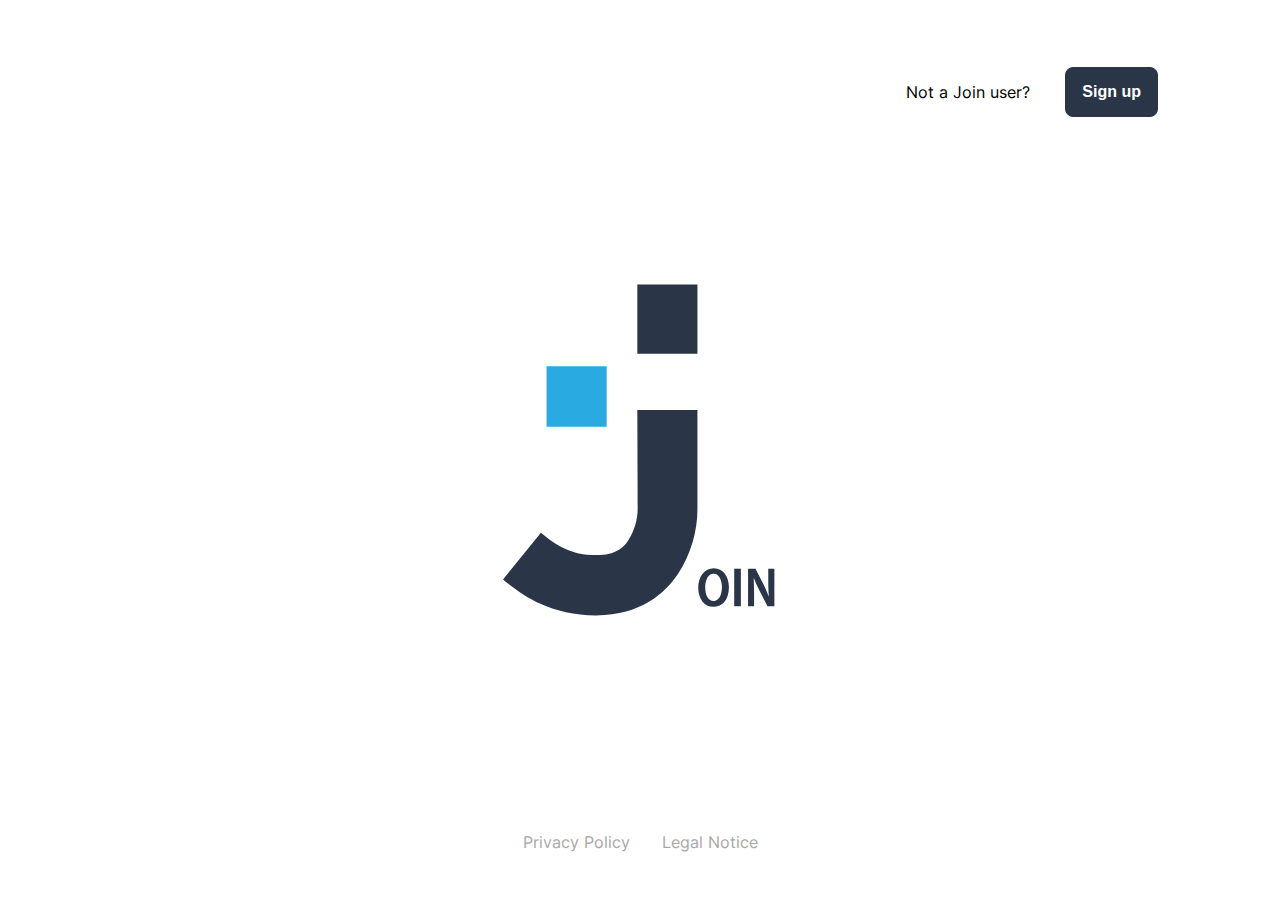
<file: index.html>
<!DOCTYPE html>
<html lang="en">

<head>
  <meta charset="UTF-8" />
  <meta name="viewport" content="width=device-width, initial-scale=1.0" />
  <title>Join</title>
  <link rel="icon" type="image/png" href="assets/img/logo_dark.svg" />
  <link rel="stylesheet" href="css/fonts.css" />
  <link rel="stylesheet" href="css/style.css" />
  <script src="js/script.js" defer></script>
  <script src="js/login.js"></script>
  <script src="js/register.js"></script>
</head>

<body onload="initLogin()" class="login-body">
  <div class="login-container">
    <div class="animated-logo-container"></div>
    <img id="animated-logo" src="assets/img/logo_dark.svg" alt="join-logo" />
    <div class="login-register-forwarding">
      <span>Not a Join user?</span>
      <a href="sign_up.html"><button class="login-sign-up-button">Sign up</button></a>
    </div>
    <div id="checkLogin" class="d-none">
      <h2>
        Please <span style="color: var(--light-blue)">log in</span> to
        continue!
      </h2>
    </div>
    <div class="login-main">
      <h1 class="log-in-headline">Log in</h1>
      <span class="login-underline"></span>
      <form class="login-form" onsubmit="searchUser(); return false;">
        <div id="login-email-container" class="login-input-container mrg-bottom">
          <input required id="email" class="login-input" type="email" placeholder="Email" />
          <img src="assets/img/mail.svg" />
        </div>
        <div id="password-container" class="login-input-container">
          <input required id="password" class="login-input" type="password" placeholder="Password"
            onfocus="hidePasswordImg()" onblur="defaultPasswordImg()" />
          <img id="login-password-icon" src="assets/img/password.svg" onclick="toggleVisibilityPassword()" />
        </div>
        <div id="password-wrong-text" class="login-wrong-password-hidden">
          <span>Wrong Password Ups! Try again.</span>
        </div>
        <div class="login-remember">
          <img id="login-checkbox" class="login-checkbox" src="assets/img/checkboxempty.svg"
            onclick="checkedLoginCheckbox()" />
          <span>Remember me</span>
        </div>
        <div class="log-in-button-container">
          <button class="log-in-button">Log in</button>
          <button class="log-in-guest-button" onclick="guestLogin()">
            Guest Log in
          </button>
        </div>
      </form>
    </div>
    <div class="login-legal-footer">
      <a class="login-legal-link" href="external_privacy.html" target="_blank">Privacy Policy</a>
      <a class="login-legal-link" href="external_legal.html" target="_blank">Legal Notice</a>
    </div>
  </div>
</body>

</html>
</file>
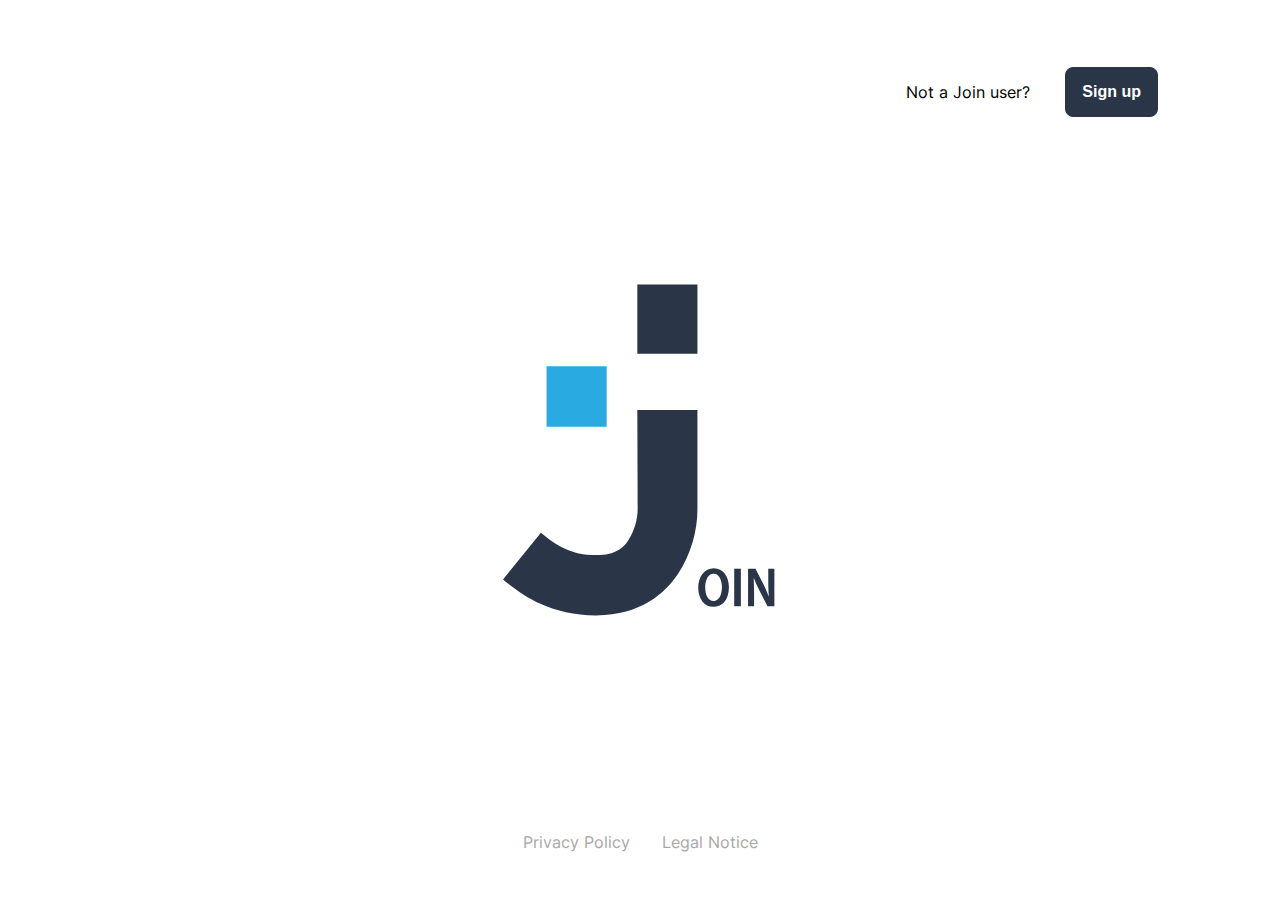
<file: add_task.html>
<!DOCTYPE html>
<html lang="en">

<head>
    <meta charset="UTF-8">
    <meta name="viewport" content="width=device-width, initial-scale=1.0">
    <link rel="stylesheet" href="css/style.css">
    <link rel="stylesheet" href="css/fonts.css">
    <link rel="stylesheet" href="css/add-task.css">
    <link rel="stylesheet" href="css/add-task-media.css">
    <link rel="stylesheet" href="css/desktop-template.css">
    <script src="js/taskStorage.js" defer></script>
    <script src="js/addTask.js" defer></script>
    <script src="js/addTaskTemplates.js" defer></script>
    <script src="js/addTaskSubtask.js" defer></script>
    <script src="js/addTaskEventlistener.js" defer></script>
    <script src="js/contactSelection.js" defer></script>
    <script src="js/script.js" defer></script>
    <link rel="shortcut icon" href="assets/img/logo_dark.svg" type="image/x-icon">
    <title>Add Task</title>
</head>

<body onload="renderAddTask()">
    <section class="add-task-container"></section>
    <div w3-include-html="assets/templates/desktop-template.html"></div>
    <div w3-include-html="assets/templates/task-form.html"></div>
    </section>
</body>

</html>
</file>
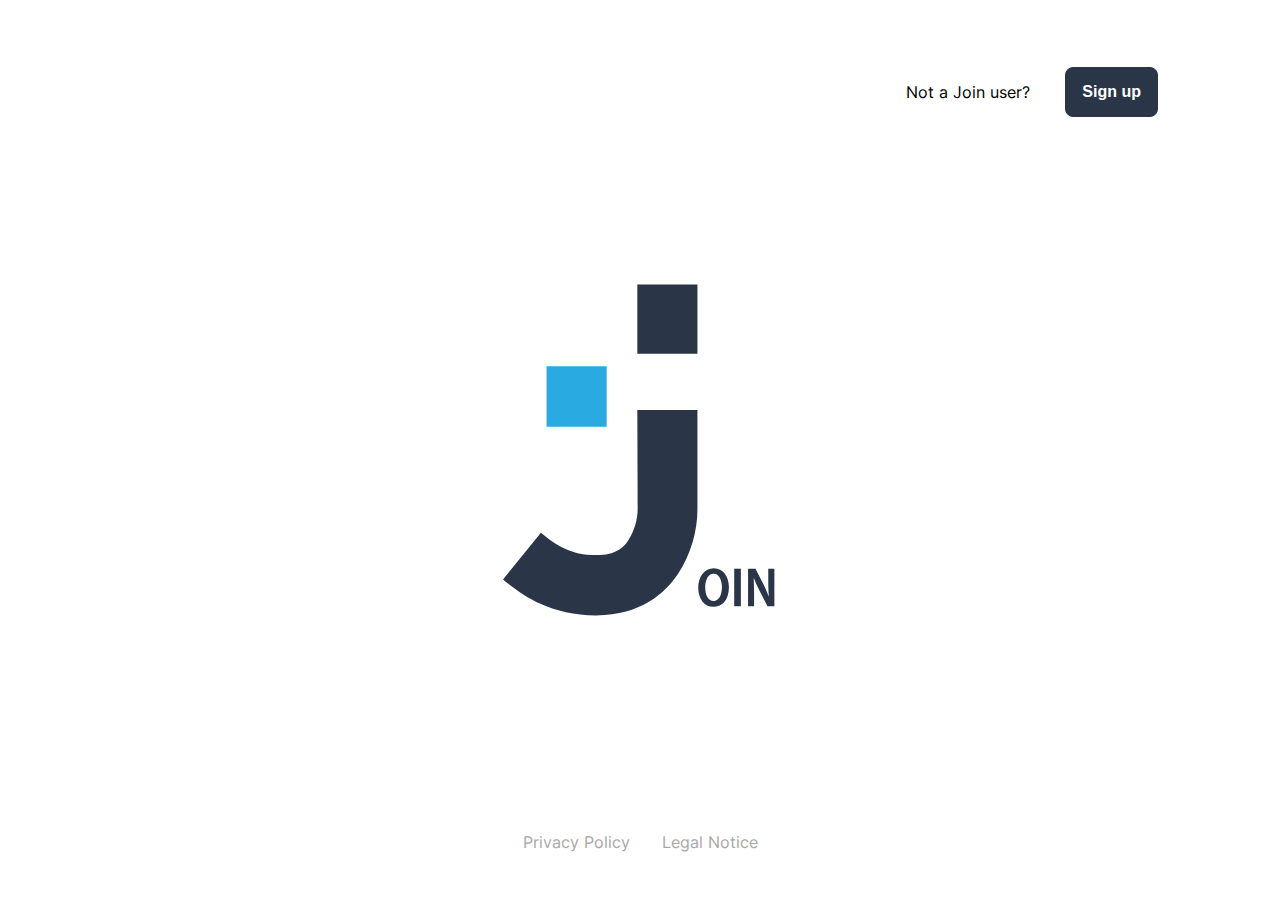
<file: board.html>
<head>
    <meta charset="UTF-8">
    <meta name="viewport" content="width=device-width, initial-scale=1.0">
    <title>Board</title>
    <link rel="stylesheet" href="css/style.css">
    <link rel="stylesheet" href="css/fonts.css">
    <link rel="stylesheet" href="css/desktop-template.css">
    <link rel="stylesheet" href="css/add-task.css">
    <link rel="stylesheet" href="css/board.css">
    <link rel="stylesheet" href="css/board-media.css">
    <script src="js/taskStorage.js" defer></script>
    <script src="js/addTask.js" defer></script>
    <script src="js/addTaskTemplates.js" defer></script>
    <script src="js/addTaskSubtask.js" defer></script>
    <script src="js/addTaskEventlistener.js" defer></script>
    <script src="js/boardEventlistener.js" defer></script>
    <script src="js/boardTemplates.js" defer></script>
    <script src="js/board.js" defer></script>
    <script src="js/boardTask.js" defer></script>
    <script src="js/boardSubtask.js" defer></script>
    <script src="js/contactSelection.js" defer></script>
    <script src="js/script.js" defer></script>
    <link rel="shortcut icon" href="assets/img/logo_dark.svg" type="image/x-icon">
</head>

<body onload="renderBoard()">
    <div w3-include-html="assets/templates/desktop-template.html"></div>
    <section class="board-container">
        <div class="board-header">
            <div class="header-wrapper">
                <h1>Board</h1>
                <img class="btn-mobile" id="add-task-btn-board-mobile" src="assets/img/board_add_mobile.svg"
                    onclick="openAddTask('todo')">
            </div>
            <div class="board-search-container">
                <div class="board-input-wrapper">
                    <div id="search-feedback" style="display: none; color: red;">No tasks found</div>
                    <input oninput="filterTasks()" type="text" id="search-tasks" placeholder="Find task...">
                    <div class="board-input-icons">
                        <img id="search-task-icon" src="assets/img/search.svg" alt="">
                    </div>
                </div>
                <button class="btn-desktop" id="add-task-btn-board" onclick="openAddTask('todo')">Add task
                    <img src="assets/img/plus_white.svg"></button>
            </div>
        </div>
        <div class="progress-container">
            <div class="progress-header">
                <div class="progress-column">
                    <div class="progress-title">
                        <span>To do</span>
                        <img onclick="openAddTask('todo')" src="assets/img/plus_button.svg" alt="">
                    </div>
                    <div class="dotted-container" id="board-todo-container"></div>
                    <div class="dotted-container-drag-drop" dropzone="todo"></div>
                </div>
                <div class="progress-column">
                    <div class="progress-title">
                        <span>In progress</span>
                        <img onclick="openAddTask('in-progress')" src="assets/img/plus_button.svg" alt="">
                    </div>
                    <div class="dotted-container" id="board-in-progress-container"></div>
                    <div class="dotted-container-drag-drop" dropzone="in-progress"></div>
                </div>
                <div class="progress-column">
                    <div class="progress-title">
                        <span>Await feedback</span>
                        <img onclick="openAddTask('feedback')" src="assets/img/plus_button.svg" alt="">
                    </div>
                    <div class="dotted-container" id="board-feedback-container"></div>
                    <div class="dotted-container-drag-drop" dropzone="feedback"></div>
                </div>
                <div class="progress-column">
                    <div class="progress-title">
                        <span>Done</span>
                    </div>
                    <div class="dotted-container" id="board-done-container"></div>
                    <div class="dotted-container-drag-drop" dropzone="done"></div>
                </div>
            </div>
        </div>
    </section>
    <div id="add-task-container-board">

    </div>
    <div id="page-overlay"></div>
    <div id="edit-task-overlay"></div>
</body>

</html>
</file>
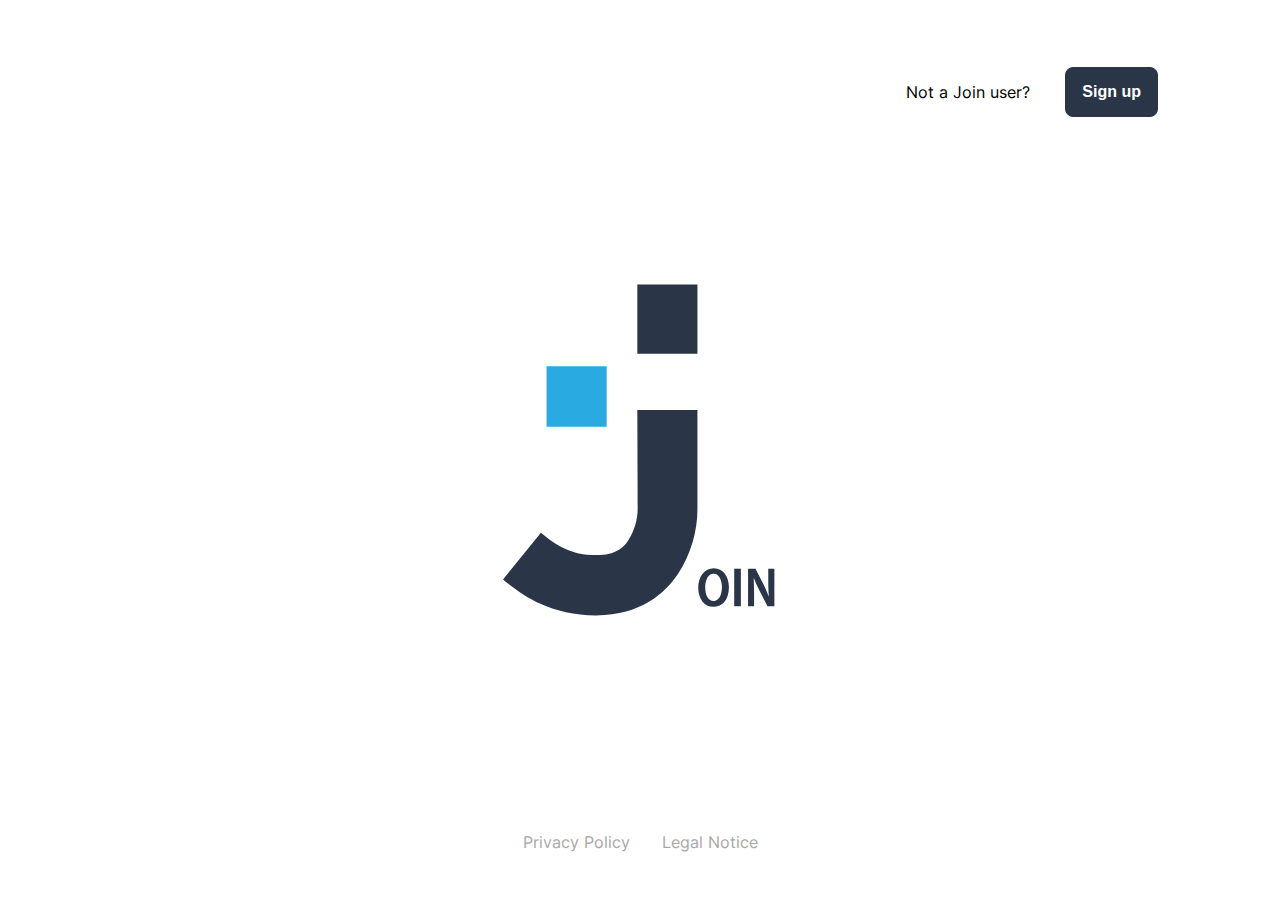
<file: contacts.html>
<head>
  <meta charset="UTF-8" />
  <meta name="viewport" content="width=device-width, initial-scale=1.0" />
  <title>Contacts</title>
  <link rel="stylesheet" href="css/style.css" />
  <link rel="stylesheet" href="css/contacts.css" />
  <link rel="stylesheet" href="css/fonts.css" />
  <link rel="stylesheet" href="css/desktop-template.css" />
  <script src="js/script.js" defer></script>
  <script src="js/contacts.js" defer></script>
  <script src="js/contactsAdd.js" defer></script>
  <script src="js/contactsDelete.js" defer></script>
  <script src="js/contactsDetails.js" defer></script>
  <script src="js/contactsEdit.js" defer></script>
  <link rel="shortcut icon" href="assets/img/logo_dark.svg" type="image/x-icon" />
</head>
<html>

<body onload="init(); initContacts()">
  <div w3-include-html="assets/templates/desktop-template.html"></div>
  <div class="content-contact">
    <div class="contacts-contact-container">
      <div class="contact-main-container">
        <div class="contact-add-container" onclick="showAddContactContainer()">
          <span class="contact-add-text">Add new contact</span>
          <img class="contact-add-icon" src="assets/img/add_contact.svg" />
        </div>
        <div class="contact-add-container-responsive d-none" onclick="showAddContactContainer()">
          <img class="contact-add-icon" src="assets/img/add_contact.svg" />
        </div>
        <div id="contacts-contact"></div>
      </div>
    </div>
    <div class="contacts-main-container">
      <div class="contacts-main-header">
        <h1>Contacts</h1>
        <span class="contacts-main-header-border"></span>
        <span class="contacts-text">Better with a Team</span>
      </div>
      <div id="contacts-details" class="contacts-details-container"></div>
      <div id="contacts-register-msg" class="contacts-add-register-msg-hidden">
        <span>Contact successfully created</span>
      </div>
    </div>
    <div class="contacts-add-container"></div>
  </div>
</body>

</html>
</file>
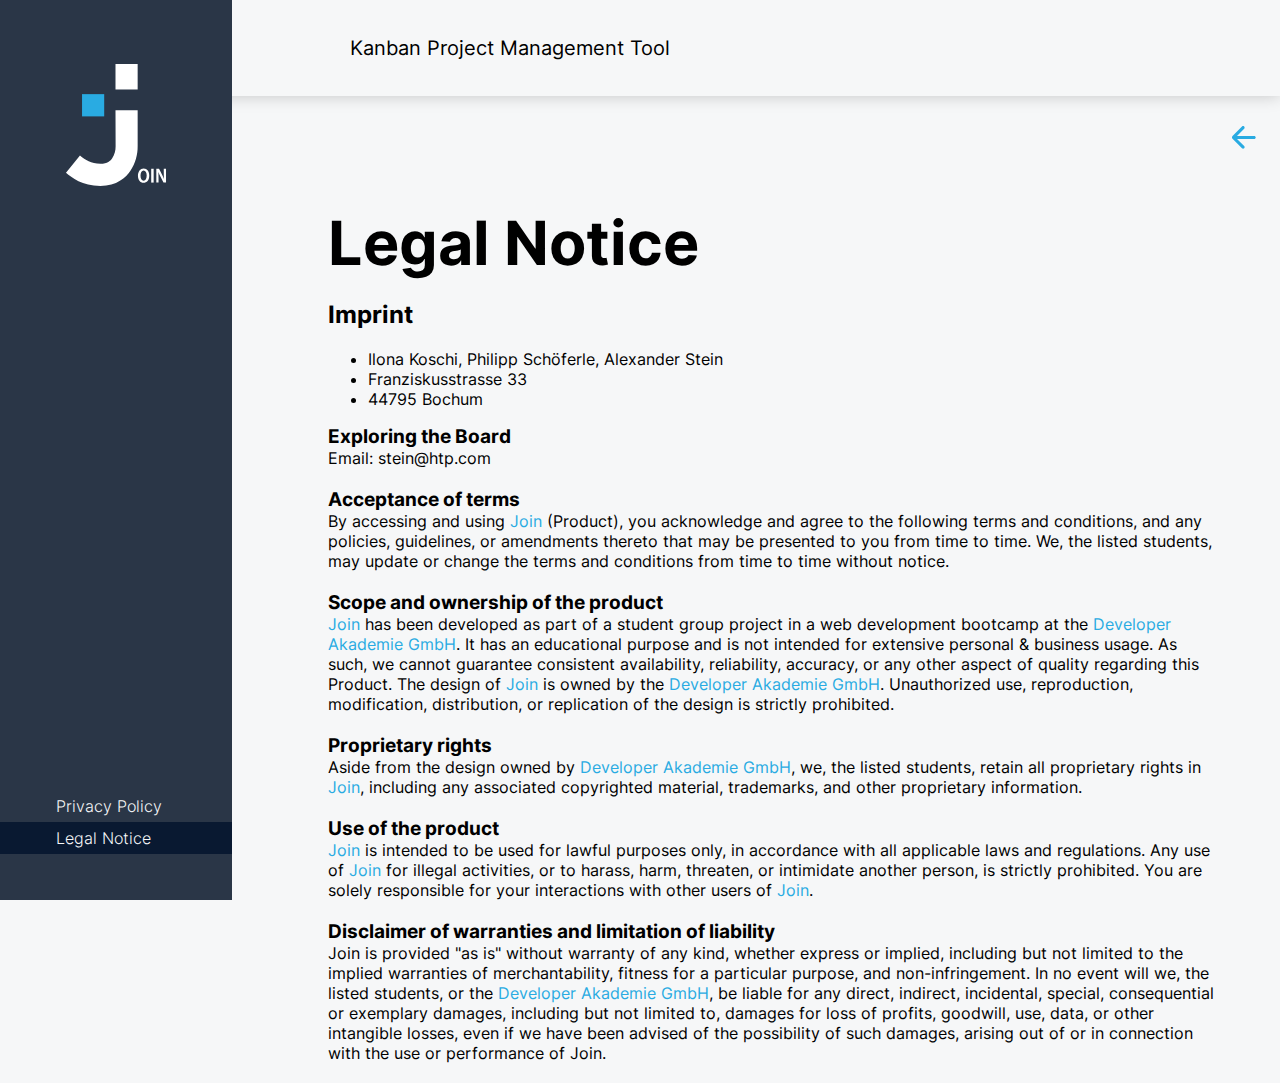
<file: external_legal.html>
<!DOCTYPE html>
<html lang="en">

<head>
    <meta charset="UTF-8">
    <meta name="viewport" content="width=device-width, initial-scale=1.0">
    <title>Legal Notice</title>
    <link rel="stylesheet" href="css/style.css">
    <link rel="stylesheet" href="css/fonts.css">
    <link rel="stylesheet" href="css/desktop-template.css">
    <script src="js/script.js" defer></script>
    <link rel="shortcut icon" href="assets/img/logo_dark.svg" type="image/x-icon">
</head>

<body onload="externalInit()">
    <div w3-include-html="assets/templates/desktop-template.html"></div>

    <div id="container" class="text-container">
        <div class="arrow-container">
            <button onclick="window.location.href='index.html'">
                <img class="arrow-left" src="assets/img/left_arrow.svg">
            </button>
        </div>
        <br>
        <br>
        <h1 class="privacy-headline">Legal Notice</h1>
        <h2>Imprint</h2>
        <ul class="a">
            <li>Ilona Koschi, Philipp Schöferle, Alexander Stein</li>
            <li>Franziskusstrasse 33</li>
            <li>44795 Bochum</li>
        </ul>
        <h3>Exploring the Board</h3>
        <span>Email: stein@htp.com</span>
        <br>
        <br>
        <h3>Acceptance of terms</h3>
        <span>By accessing and using <span style="color: var(--light-blue);">Join</span> (Product), you acknowledge
            and agree to the following terms and conditions,
            and any policies, guidelines, or amendments thereto that may be presented to you from time to time. We,
            the
            listed students, may update or change the terms and conditions from time to time without notice.</span>
        <br>
        <br>
        <h3>Scope and ownership of the product</h3>
        <span><span style="color: var(--light-blue);">Join</span> has been developed as part of a student group
            project in a web development bootcamp at the <span style="color: var(--light-blue);">Developer Akademie
                GmbH</span>. It has an educational purpose and is not intended for extensive personal & business
            usage. As
            such, we cannot guarantee consistent availability, reliability, accuracy, or any other aspect of quality
            regarding this Product.

            The design of <span style="color: var(--light-blue);">Join</span> is owned by the <span
                style="color: var(--light-blue);">Developer Akademie GmbH</span>. Unauthorized use, reproduction,
            modification,
            distribution, or replication of the design is strictly prohibited.</span>
        <br>
        <br>
        <h3>Proprietary rights</h3>
        <span>Aside from the design owned by <span style="color: var(--light-blue);">Developer Akademie GmbH</span>,
            we, the listed students, retain all proprietary
            rights in <span style="color: var(--light-blue);">Join</span>, including any associated copyrighted
            material, trademarks, and other proprietary
            information.</span>
        <br>
        <br>
        <h3>Use of the product</h3>
        <span><span style="color: var(--light-blue);">Join</span> is intended to be used for lawful purposes only,
            in accordance with all applicable laws and
            regulations. Any use of <span style="color: var(--light-blue);">Join</span> for illegal activities, or
            to harass, harm, threaten, or intimidate another
            person, is strictly prohibited. You are solely responsible for your interactions with other users of
            <span style="color: var(--light-blue);">Join</span>.</span>
        <br>
        <br>
        <h3>Disclaimer of warranties and limitation of liability</h3>
        <span style="padding-bottom: 20px;">Join is provided "as is" without warranty of any kind, whether express or implied, including but not
            limited to the implied warranties of merchantability, fitness for a particular purpose, and
            non-infringement. In no event will we, the listed students, or the <span
                style="color: var(--light-blue);">Developer Akademie GmbH</span>, be liable for any
            direct, indirect, incidental, special, consequential or exemplary damages, including but not limited to,
            damages for loss of profits, goodwill, use, data, or other intangible losses, even if we have been
            advised
            of the possibility of such damages, arising out of or in connection with the use or performance of
            Join.</span>

</body>

</html>
</file>
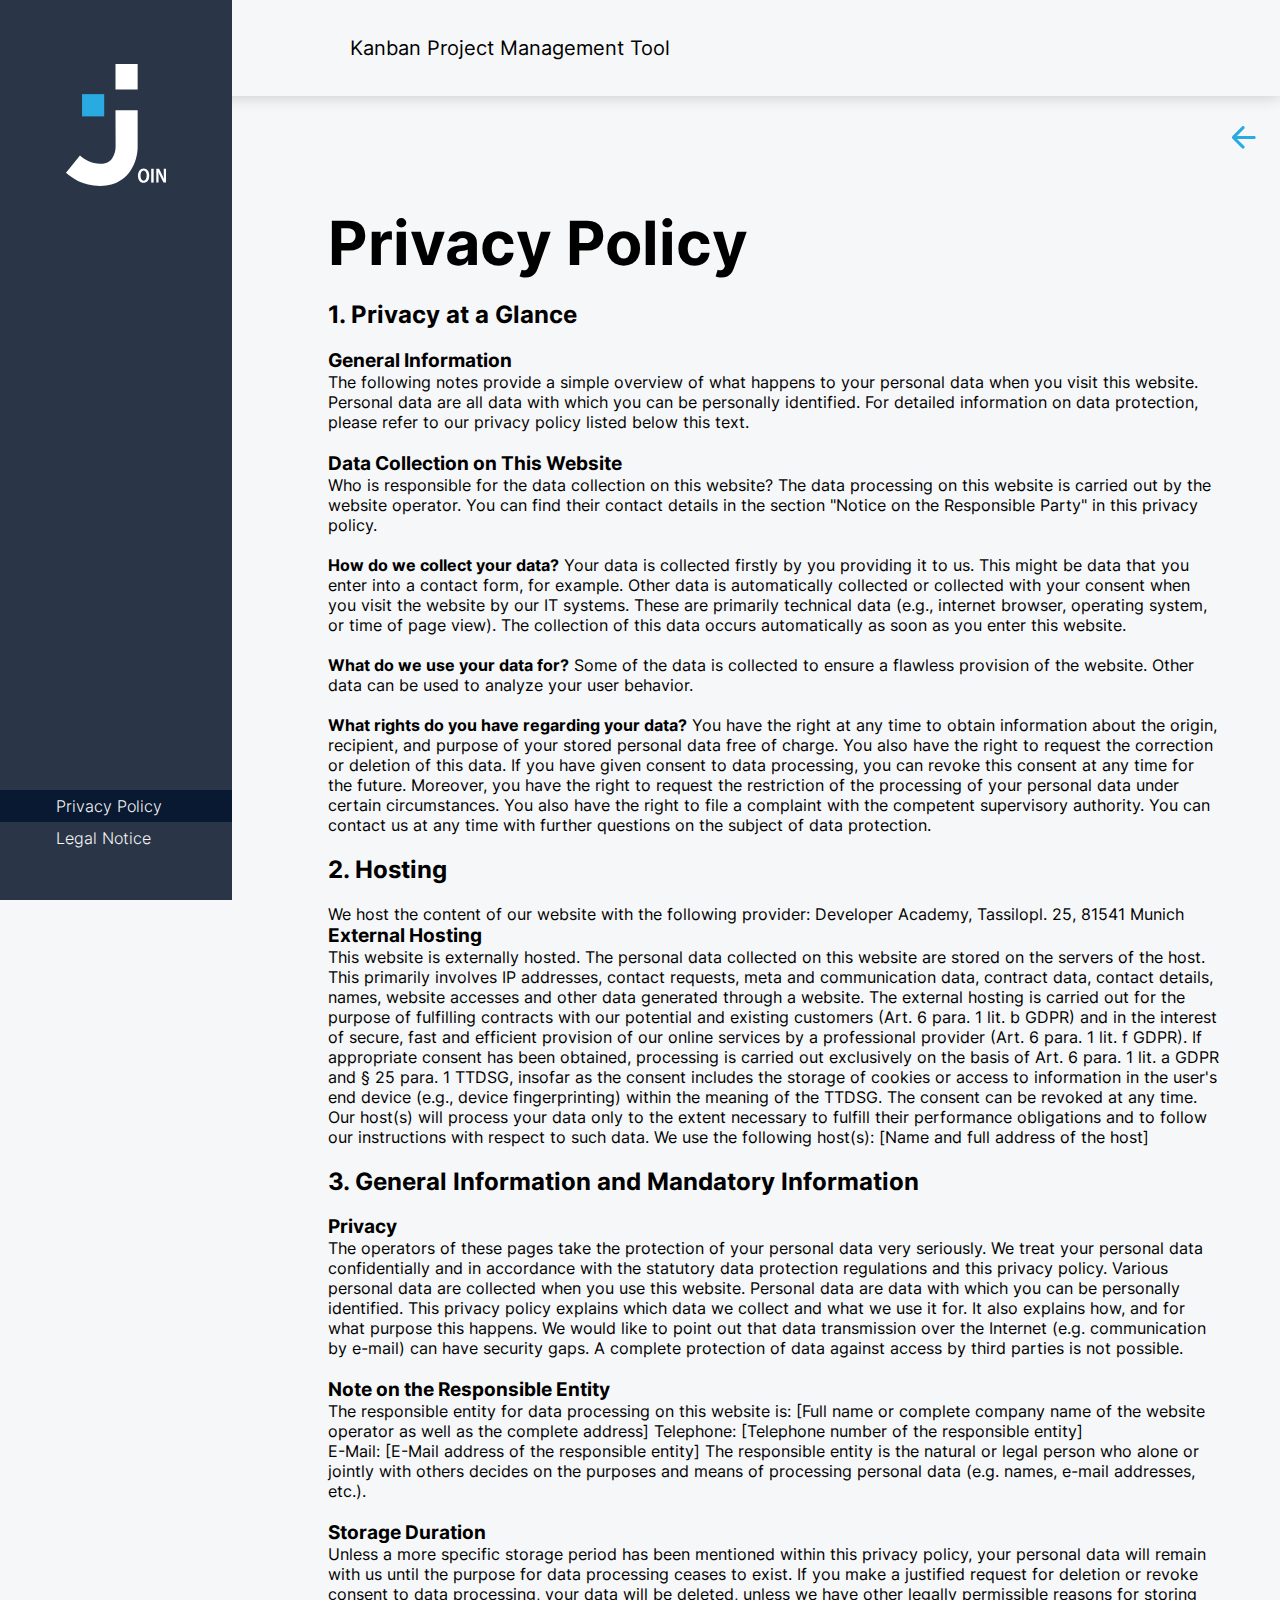
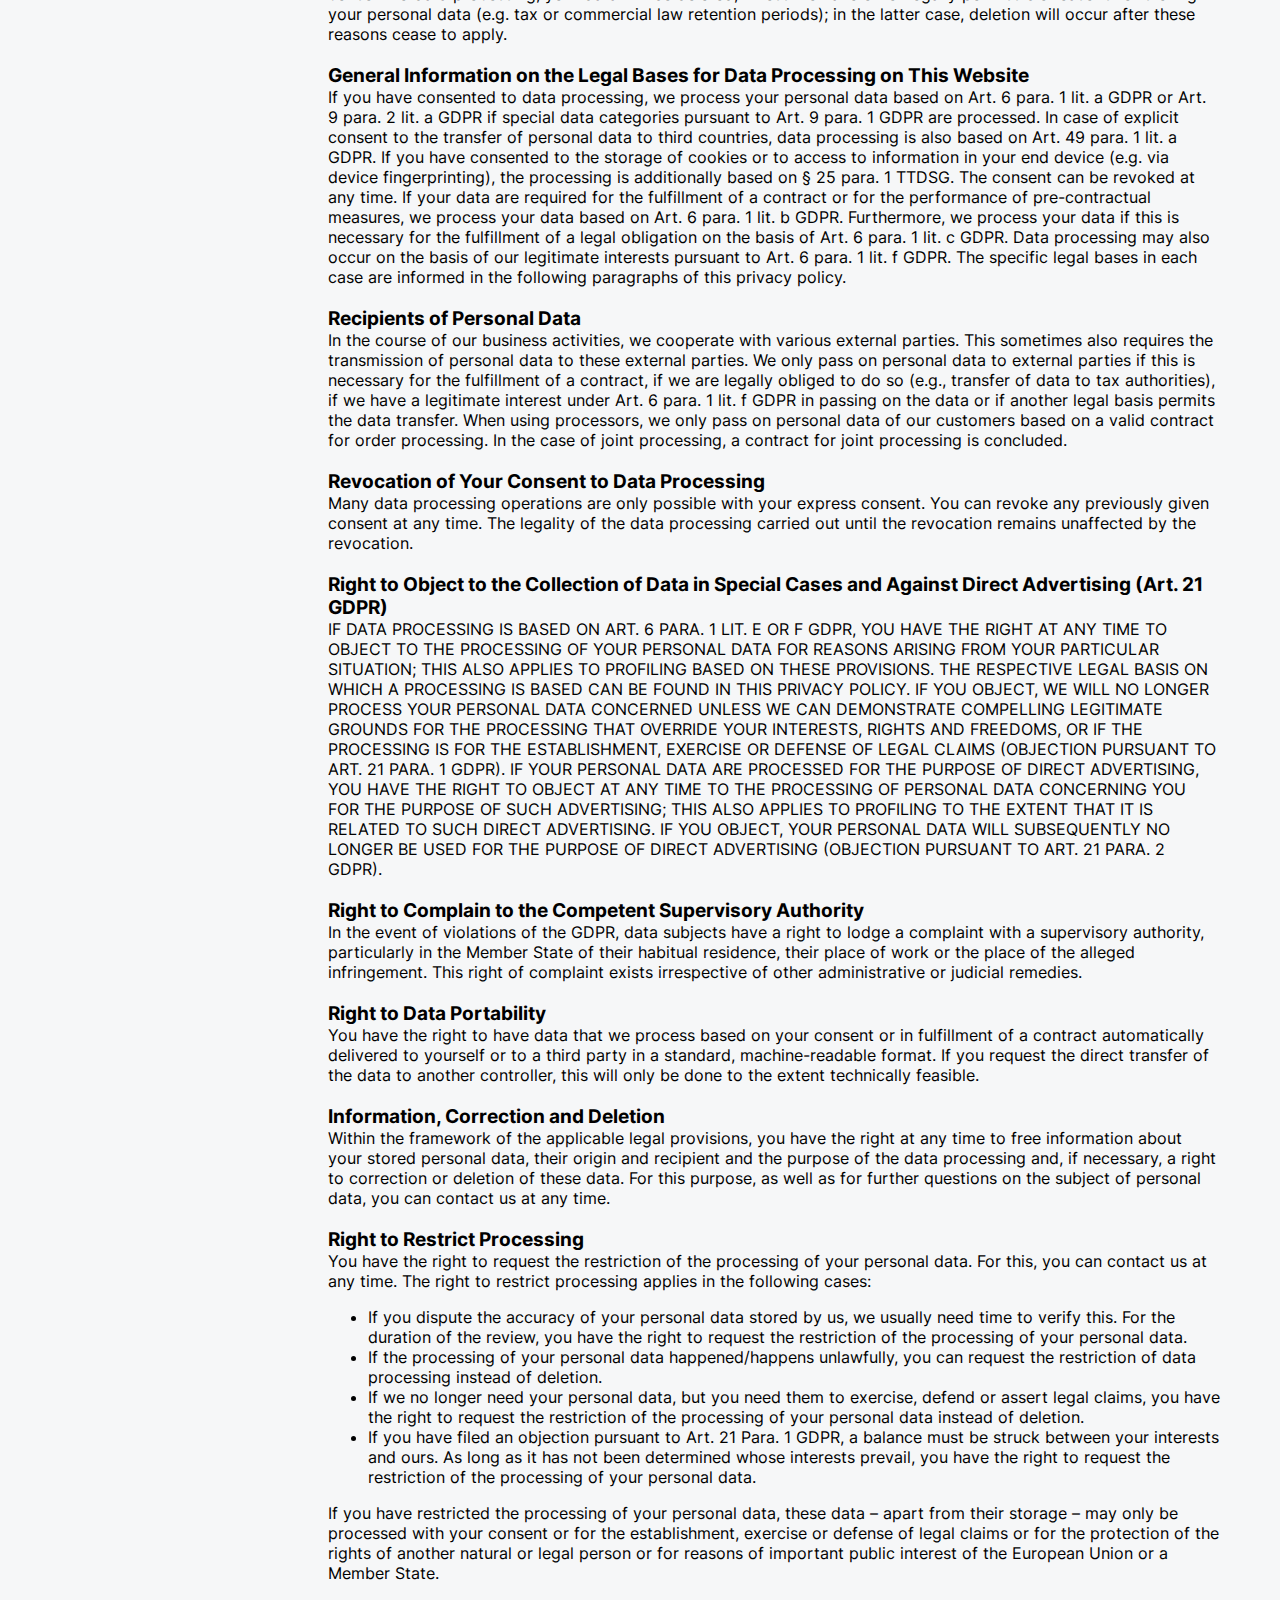
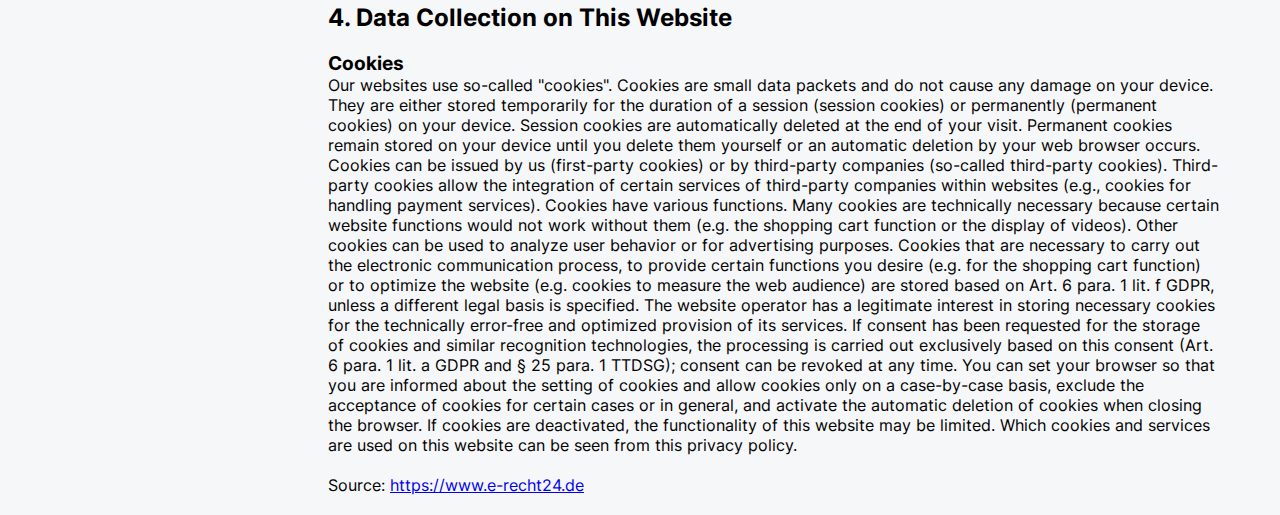
<file: external_privacy.html>
<!DOCTYPE html>
<html lang="en">

<head>
  <meta charset="UTF-8" />
  <meta name="viewport" content="width=device-width, initial-scale=1.0" />
  <title>Privacy Policy</title>
  <link rel="stylesheet" href="css/style.css" />
  <link rel="stylesheet" href="css/fonts.css" />
  <link rel="stylesheet" href="css/desktop-template.css" />
  <script src="js/script.js" defer></script>
  <link rel="shortcut icon" href="assets/img/logo_dark.svg" type="image/x-icon" />
</head>

<body onload="externalInit()">
  <div w3-include-html="assets/templates/desktop-template.html"></div>

  <div id="container" class="text-container">
    <div class="arrow-container">
      <button onclick="window.location.href='index.html'">
        <img class="arrow-left" src="assets/img/left_arrow.svg" />
      </button>
    </div>
    <br>
    <br>
    <h1 class="privacy-headline">Privacy Policy</h1>
    <h2>1. Privacy at a Glance</h2>
    <h3>General Information</h3>
    <span>The following notes provide a simple overview of what happens to your personal data when you visit this
      website. Personal data are all data with which you can be personally identified. For detailed information on
      data protection, please refer to our privacy policy listed below this text.</span>
    <br />
    <br />
    <h3>Data Collection on This Website</h3>
    <span>Who is responsible for the data collection on this website?</span>
    <span>The data processing on this website is carried out by the website operator. You can find their contact
      details in the section "Notice on the Responsible Party" in this privacy policy.</span>
    <br />
    <br />
    <span><b>How do we collect your data?</b></span>
    <span>Your data is collected firstly by you providing it to us. This might be data that you enter into a contact
      form, for example.</span>
    <span>Other data is automatically collected or collected with your consent when you visit the website by our IT
      systems. These are primarily technical data (e.g., internet browser, operating system, or time of page view).
      The collection of this data occurs automatically as soon as you enter this website.</span>
    <br />
    <br />
    <span><b>What do we use your data for?</b></span>
    <span>Some of the data is collected to ensure a flawless provision of the website. Other data can be used to
      analyze your user behavior.</span>
    <br />
    <br />
    <span><b>What rights do you have regarding your data?</b></span>
    <span>You have the right at any time to obtain information about the origin, recipient, and purpose of your stored
      personal data free of charge. You also have the right to request the correction or deletion of this data. If you
      have given consent to data processing, you can revoke this consent at any time for the future. Moreover, you
      have the right to request the restriction of the processing of your personal data under certain circumstances.
      You also have the right to file a complaint with the competent supervisory authority.</span>
    <span>You can contact us at any time with further questions on the subject of data protection.</span>
    <h2>2. Hosting</h2>
    <span>We host the content of our website with the following provider: Developer Academy, Tassilopl. 25, 81541
      Munich</span>
    <h3>External Hosting</h3>
    <span>This website is externally hosted. The personal data collected on this website are stored on the servers of
      the host. This primarily involves IP addresses, contact requests, meta and communication data, contract data,
      contact details, names, website accesses and other data generated through a website.</span>
    <span>The external hosting is carried out for the purpose of fulfilling contracts with our potential and existing
      customers (Art. 6 para. 1 lit. b GDPR) and in the interest of secure, fast and efficient provision of our online
      services by a professional provider (Art. 6 para. 1 lit. f GDPR). If appropriate consent has been obtained,
      processing is carried out exclusively on the basis of Art. 6 para. 1 lit. a GDPR and § 25 para. 1 TTDSG, insofar
      as the consent includes the storage of cookies or access to information in the user's end device (e.g., device
      fingerprinting) within the meaning of the TTDSG. The consent can be revoked at any time.</span>
    <span>Our host(s) will process your data only to the extent necessary to fulfill their performance obligations and
      to follow our instructions with respect to such data.</span>
    <span>We use the following host(s):</span>
    <span>[Name and full address of the host]</span>
    <h2>3. General Information and Mandatory Information</h2>
    <h3>Privacy</h3>
    <span>The operators of these pages take the protection of your personal data very seriously. We treat your
      personal data confidentially and in accordance with the statutory data protection regulations and this privacy
      policy.</span>
    <span>Various personal data are collected when you use this website. Personal data are data with which you can be
      personally identified. This privacy policy explains which data we collect and what we use it for. It also
      explains how, and for what purpose this happens.</span>
    <span>We would like to point out that data transmission over the Internet (e.g. communication by e-mail) can have
      security gaps. A complete protection of data against access by third parties is not possible.</span>
    <br />
    <br />
    <h3>Note on the Responsible Entity</h3>
    <span>The responsible entity for data processing on this website is:</span>
    <span>[Full name or complete company name of the website operator as well as the complete address]</span>
    <span>Telephone: [Telephone number of the responsible entity]<br /> E-Mail: [E-Mail address of the responsible
      entity]</span>
    <span>The responsible entity is the natural or legal person who alone or jointly with others decides on the
      purposes and means of processing personal data (e.g. names, e-mail addresses, etc.).</span>
    <br />
    <br />
    <h3>Storage Duration</h3>
    <span>Unless a more specific storage period has been mentioned within this privacy policy, your personal data will
      remain with us until the purpose for data processing ceases to exist. If you make a justified request for
      deletion or revoke consent to data processing, your data will be deleted, unless we have other legally
      permissible reasons for storing your personal data (e.g. tax or commercial law retention periods); in the latter
      case, deletion will occur after these reasons cease to apply.</span>
    <br />
    <br />
    <h3>General Information on the Legal Bases for Data Processing on This Website</h3>
    <span>If you have consented to data processing, we process your personal data based on Art. 6 para. 1 lit. a GDPR
      or Art. 9 para. 2 lit. a GDPR if special data categories pursuant to Art. 9 para. 1 GDPR are processed. In case
      of explicit consent to the transfer of personal data to third countries, data processing is also based on Art.
      49 para. 1 lit. a GDPR. If you have consented to the storage of cookies or to access to information in your end
      device (e.g. via device fingerprinting), the processing is additionally based on § 25 para. 1 TTDSG. The consent
      can be revoked at any time. If your data are required for the fulfillment of a contract or for the performance
      of pre-contractual measures, we process your data based on Art. 6 para. 1 lit. b GDPR. Furthermore, we process
      your data if this is necessary for the fulfillment of a legal obligation on the basis of Art. 6 para. 1 lit. c
      GDPR. Data processing may also occur on the basis of our legitimate interests pursuant to Art. 6 para. 1 lit. f
      GDPR. The specific legal bases in each case are informed in the following paragraphs of this privacy
      policy.</span>
    <br />
    <br />
    <h3>Recipients of Personal Data</h3>
    <span>In the course of our business activities, we cooperate with various external parties. This sometimes also
      requires the transmission of personal data to these external parties. We only pass on personal data to external
      parties if this is necessary for the fulfillment of a contract, if we are legally obliged to do so (e.g.,
      transfer of data to tax authorities), if we have a legitimate interest under Art. 6 para. 1 lit. f GDPR in
      passing on the data or if another legal basis permits the data transfer. When using processors, we only pass on
      personal data of our customers based on a valid contract for order processing. In the case of joint processing,
      a contract for joint processing is concluded.</span>
    <br />
    <br />
    <h3>Revocation of Your Consent to Data Processing</h3>
    <span>Many data processing operations are only possible with your express consent. You can revoke any previously
      given consent at any time. The legality of the data processing carried out until the revocation remains
      unaffected by the revocation.</span>
    <br />
    <br />
    <h3>Right to Object to the Collection of Data in Special Cases and Against Direct Advertising (Art. 21 GDPR)</h3>
    <span>IF DATA PROCESSING IS BASED ON ART. 6 PARA. 1 LIT. E OR F GDPR, YOU HAVE THE RIGHT AT ANY TIME TO OBJECT TO
      THE PROCESSING OF YOUR PERSONAL DATA FOR REASONS ARISING FROM YOUR PARTICULAR SITUATION; THIS ALSO APPLIES TO
      PROFILING BASED ON THESE PROVISIONS. THE RESPECTIVE LEGAL BASIS ON WHICH A PROCESSING IS BASED CAN BE FOUND IN
      THIS PRIVACY POLICY. IF YOU OBJECT, WE WILL NO LONGER PROCESS YOUR PERSONAL DATA CONCERNED UNLESS WE CAN
      DEMONSTRATE COMPELLING LEGITIMATE GROUNDS FOR THE PROCESSING THAT OVERRIDE YOUR INTERESTS, RIGHTS AND FREEDOMS,
      OR IF THE PROCESSING IS FOR THE ESTABLISHMENT, EXERCISE OR DEFENSE OF LEGAL CLAIMS (OBJECTION PURSUANT TO ART.
      21 PARA. 1 GDPR).</span>
    <span>IF YOUR PERSONAL DATA ARE PROCESSED FOR THE PURPOSE OF DIRECT ADVERTISING, YOU HAVE THE RIGHT TO OBJECT AT
      ANY TIME TO THE PROCESSING OF PERSONAL DATA CONCERNING YOU FOR THE PURPOSE OF SUCH ADVERTISING; THIS ALSO
      APPLIES TO PROFILING TO THE EXTENT THAT IT IS RELATED TO SUCH DIRECT ADVERTISING. IF YOU OBJECT, YOUR PERSONAL
      DATA WILL SUBSEQUENTLY NO LONGER BE USED FOR THE PURPOSE OF DIRECT ADVERTISING (OBJECTION PURSUANT TO ART. 21
      PARA. 2 GDPR).</span>
    <br />
    <br />
    <h3>Right to Complain to the Competent Supervisory Authority</h3>
    <span>In the event of violations of the GDPR, data subjects have a right to lodge a complaint with a supervisory
      authority, particularly in the Member State of their habitual residence, their place of work or the place of the
      alleged infringement. This right of complaint exists irrespective of other administrative or judicial
      remedies.</span>
    <br />
    <br />
    <h3>Right to Data Portability</h3>
    <span>You have the right to have data that we process based on your consent or in fulfillment of a contract
      automatically delivered to yourself or to a third party in a standard, machine-readable format. If you request
      the direct transfer of the data to another controller, this will only be done to the extent technically
      feasible.</span>
    <br />
    <br />
    <h3>Information, Correction and Deletion</h3>
    <span>Within the framework of the applicable legal provisions, you have the right at any time to free information
      about your stored personal data, their origin and recipient and the purpose of the data processing and, if
      necessary, a right to correction or deletion of these data. For this purpose, as well as for further questions
      on the subject of personal data, you can contact us at any time.</span>
    <br />
    <br />
    <h3>Right to Restrict Processing</h3>
    <span>You have the right to request the restriction of the processing of your personal data. For this, you can
      contact us at any time. The right to restrict processing applies in the following cases:</span>
    <ul>
      <li>If you dispute the accuracy of your personal data stored by us, we usually need time to verify this. For the
        duration of the review, you have the right to request the restriction of the processing of your personal data.
      </li>
      <li>If the processing of your personal data happened/happens unlawfully, you can request the restriction of data
        processing instead of deletion.</li>
      <li>If we no longer need your personal data, but you need them to exercise, defend or assert legal claims, you
        have the right to request the restriction of the processing of your personal data instead of deletion.</li>
      <li>If you have filed an objection pursuant to Art. 21 Para. 1 GDPR, a balance must be struck between your
        interests and ours. As long as it has not been determined whose interests prevail, you have the right to
        request the restriction of the processing of your personal data.</li>
    </ul>
    <span>If you have restricted the processing of your personal data, these data – apart from their storage – may
      only be processed with your consent or for the establishment, exercise or defense of legal claims or for the
      protection of the rights of another natural or legal person or for reasons of important public interest of the
      European Union or a Member State.</span>
    <h2>4. Data Collection on This Website</h2>
    <h3>Cookies</h3>
    <span>Our websites use so-called "cookies". Cookies are small data packets and do not cause any damage on your
      device. They are either stored temporarily for the duration of a session (session cookies) or permanently
      (permanent cookies) on your device. Session cookies are automatically deleted at the end of your visit.
      Permanent cookies remain stored on your device until you delete them yourself or an automatic deletion by your
      web browser occurs.</span>
    <span>Cookies can be issued by us (first-party cookies) or by third-party companies (so-called third-party
      cookies). Third-party cookies allow the integration of certain services of third-party companies within websites
      (e.g., cookies for handling payment services).</span>
    <span>Cookies have various functions. Many cookies are technically necessary because certain website functions
      would not work without them (e.g. the shopping cart function or the display of videos). Other cookies can be
      used to analyze user behavior or for advertising purposes.</span>
    <span>Cookies that are necessary to carry out the electronic communication process, to provide certain functions
      you desire (e.g. for the shopping cart function) or to optimize the website (e.g. cookies to measure the web
      audience) are stored based on Art. 6 para. 1 lit. f GDPR, unless a different legal basis is specified. The
      website operator has a legitimate interest in storing necessary cookies for the technically error-free and
      optimized provision of its services. If consent has been requested for the storage of cookies and similar
      recognition technologies, the processing is carried out exclusively based on this consent (Art. 6 para. 1 lit. a
      GDPR and § 25 para. 1 TTDSG); consent can be revoked at any time.</span>
    <span>You can set your browser so that you are informed about the setting of cookies and allow cookies only on a
      case-by-case basis, exclude the acceptance of cookies for certain cases or in general, and activate the
      automatic deletion of cookies when closing the browser. If cookies are deactivated, the functionality of this
      website may be limited.</span>
    <span>Which cookies and services are used on this website can be seen from this privacy policy.</span>
    <br />
    <br />
    <span>Source: <a href="https://www.e-recht24.de" target="_blank">https://www.e-recht24.de</a></span>
    <br />
    <br />
  </div>

</body>

</html>
</file>
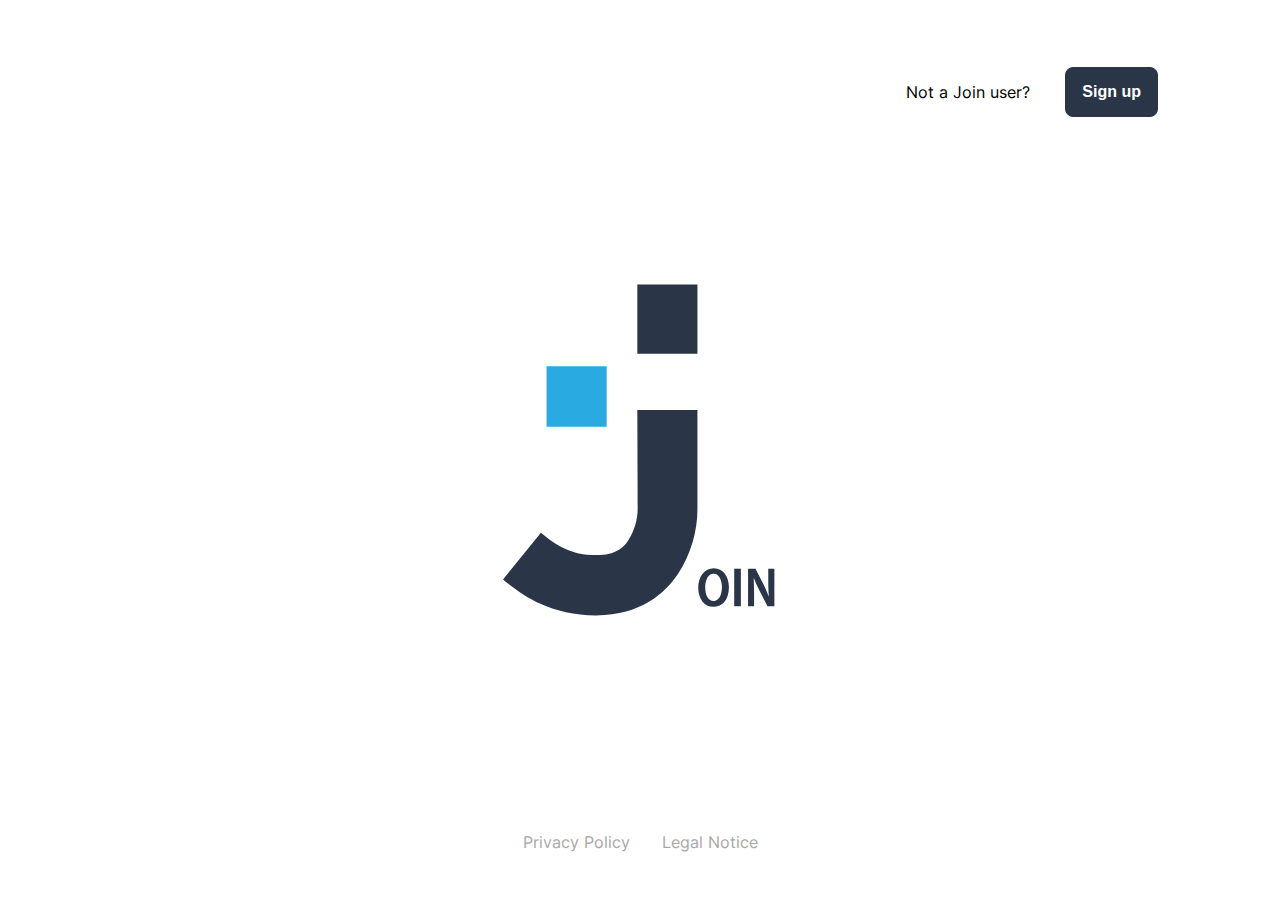
<file: help.html>
<!DOCTYPE html>
<html lang="en">

<head>
    <meta charset="UTF-8">
    <meta name="viewport" content="width=device-width, initial-scale=1.0">
    <title>Help</title>
    <link rel="stylesheet" href="css/style.css">
    <link rel="stylesheet" href="css/fonts.css">
    <link rel="stylesheet" href="css/desktop-template.css">
    <script src="js/script.js" defer></script>
    <link rel="shortcut icon" href="assets/img/logo_dark.svg" type="image/x-icon">
</head>

<body onload="helpInit()">
    <div w3-include-html="assets/templates/desktop-template.html"></div>
    <div id="container" class="text-container">
        <div class="arrow-container">
            <button onclick="goBack()">
                <img class="arrow-left" src="/assets/img/left_arrow.svg">
            </button>
        </div>
        <h1>Help</h1>
        <br>
        <br>
        <span>Welcome to the help page for <span style="color: var(--light-blue);">Join</span>, your guide to using our
            kanban project management tool. Here, we'll
            provide an overview of what <span style="color: var(--light-blue);">Join</span> is, how it can benefit you,
            and how to use it.</span>
        <h2>What is <span style="color: var(--light-blue);">Join</span>?</h2>
        <span><span style="color: var(--light-blue);">Join</span> is a kanban-based project management tool designed and
            built by a group of dedicated students as part
            of their web development bootcamp at the Developer Akademie.
            <br>
            <br>
            Kanban, a Japanese term meaning "billboard", is a highly effective method to visualize work, limit
            work-in-progress, and maximize efficiency (or flow). <span style="color: var(--light-blue);">Join</span>
            leverages the principles of kanban to help users
            manage their tasks and projects in an intuitive, visual interface.
            <br>
            <br>
            It is important to note that <span style="color: var(--light-blue);">Join</span> is designed as an
            educational exercise and is not intended for extensive
            business usage. While we strive to ensure the best possible user experience, we cannot guarantee consistent
            availability, reliability, accuracy, or other aspects of quality regarding <span
                style="color: var(--light-blue);">Join</span>.</span>
        <h2>How to use it</h2>
        <span>Here is a step-by-step guide on how to use <span style="color: var(--light-blue);">Join</span>:</span>
        <ol>
            <li>
                <strong>Exploring the Board</strong><br>
                <span>When you log in to <span style="color: var(--light-blue);">Join</span>, you'll find a default
                    board. This board represents your project and
                    contains four default lists: "To Do", "In Progress", “Await feedback” and "Done".</span>
            </li>
            <br>
            <li>
                <strong>Creating Contacts</strong><br>
                <span>In <span style="color: var(--light-blue);">Join</span>, you can add contacts to collaborate on
                    your projects. Go to the "Contacts" section, click
                    on "New contact", and fill in the required information. Once added, these contacts can be assigned
                    tasks and they can interact with the tasks on the board.</span>
            </li>
            <br>
            <li>
                <strong>Adding Cards</strong><br>
                <span>Now that you've added your contacts, you can start adding cards. Cards represent individual tasks.
                    Click the "+" button under the appropriate list to create a new card. Fill in the task details in
                    the card, like task name, description, due date, assignees, etc.</span>
            </li>
            <br>
            <li>
                <strong>Moving Cards</strong><br>
                <span>As the task moves from one stage to another, you can reflect that on the board by dragging and
                    dropping the card from one list to another.</span>
            </li>
            <br>
            <li>
                <strong>Deleting Cards</strong><br>
                <span>Once a task is completed, you can either move it to the "Done" list or delete it. Deleting a card
                    will permanently remove it from the board. Please exercise caution when deleting cards, as this
                    action is irreversible. Remember that using <span style="color: var(--light-blue);">Join</span>
                    effectively requires consistent updates from you
                    and your team to ensure the board reflects the current state of your project.</span><br>
                <span>Have more questions about <span style="color: var(--light-blue);">Join</span>? Feel free to
                    contact us at [Your Contact Email]. We're here to
                    help you!</span>
            </li>
        </ol>
        <br>
    </div>
</body>

</html>
</file>
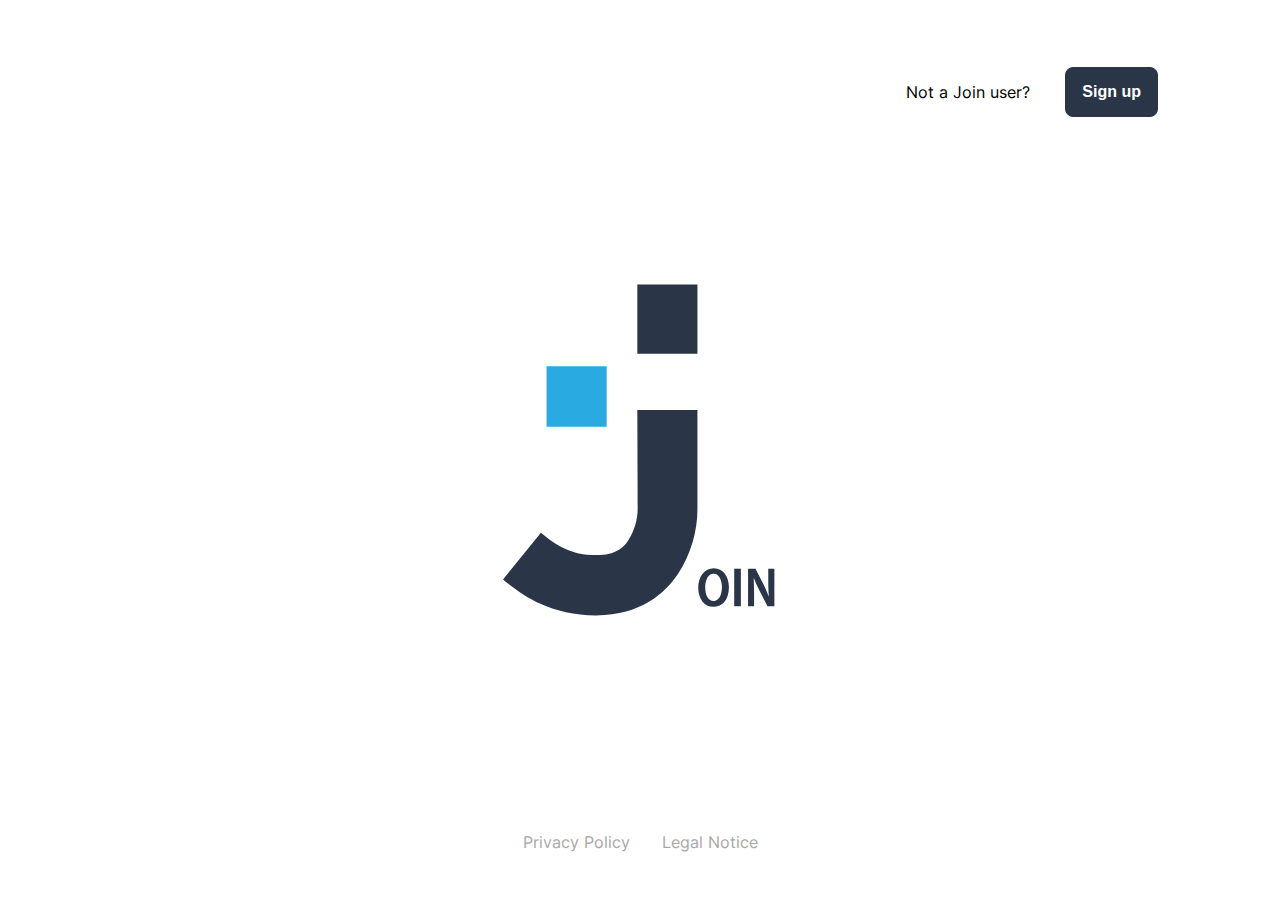
<file: legal.html>
<!DOCTYPE html>
<html lang="en">

<head>
    <meta charset="UTF-8">
    <meta name="viewport" content="width=device-width, initial-scale=1.0">
    <title>Legal Notice</title>
    <link rel="stylesheet" href="css/style.css">
    <link rel="stylesheet" href="css/fonts.css">
    <link rel="stylesheet" href="css/desktop-template.css">
    <script src="js/script.js" defer></script>
    <link rel="shortcut icon" href="assets/img/logo_dark.svg" type="image/x-icon">
</head>

<body onload="init()">
    <div w3-include-html="assets/templates/desktop-template.html"></div>
<br>
<br>
    <div id="container" class="text-container">
        <div class="arrow-container">
            <button onclick="goBack()">
                <img class="arrow-left" src="assets/img/left_arrow.svg">
            </button>
        </div>
        <h1 class="privacy-headline">Legal Notice</h1>
        <h2>Imprint</h2>
        <ul class="a">
            <li>[Ilona Koschi, Philipp Schöferle, Alexander Stein]</li>
            <li>[Franziskusstrasse 33]</li>
            <li>[44795 Bochum]</li>
        </ul>
        <h3>Exploring the Board</h3>
        <span>Email: stein@htp.com</span>
        <br>
        <br>
        <h3>Acceptance of terms</h3>
        <span>By accessing and using <span style="color: var(--light-blue);">Join</span> (Product), you acknowledge and
            agree to the following terms and conditions,
            and any policies, guidelines, or amendments thereto that may be presented to you from time to time. We, the
            listed students, may update or change the terms and conditions from time to time without notice.</span>
        <br>
        <br>
        <h3>Scope and ownership of the product</h3>
        <span><span style="color: var(--light-blue);">Join</span> has been developed as part of a student group project
            in a web development bootcamp at the <span style="color: var(--light-blue);">Developer Akademie GmbH</span>.
            It has an educational purpose and is not intended for extensive personal & business usage. As
            such, we cannot guarantee consistent availability, reliability, accuracy, or any other aspect of quality
            regarding this Product.

            The design of <span style="color: var(--light-blue);">Join</span> is owned by the <span
                style="color: var(--light-blue);">Developer Akademie GmbH</span>. Unauthorized use, reproduction,
            modification,
            distribution, or replication of the design is strictly prohibited.</span>
        <br>
        <br>
        <h3>Proprietary rights</h3>
        <span>Aside from the design owned by <span style="color: var(--light-blue);">Developer Akademie GmbH</span>, we,
            the listed students, retain all proprietary
            rights in <span style="color: var(--light-blue);">Join</span>, including any associated copyrighted
            material, trademarks, and other proprietary
            information.</span>
        <br>
        <br>
        <h3>Use of the product</h3>
        <span><span style="color: var(--light-blue);">Join</span> is intended to be used for lawful purposes only, in
            accordance with all applicable laws and
            regulations. Any use of <span style="color: var(--light-blue);">Join</span> for illegal activities, or to
            harass, harm, threaten, or intimidate another
            person, is strictly prohibited. You are solely responsible for your interactions with other users of
            <span style="color: var(--light-blue);">Join</span>.</span>
        <br>
        <br>
        <h3>Disclaimer of warranties and limitation of liability</h3>
        <span style="padding-bottom: 20px;">Join is provided "as is" without warranty of any kind, whether express or implied, including but not
            limited to the implied warranties of merchantability, fitness for a particular purpose, and
            non-infringement. In no event will we, the listed students, or the <span
                style="color: var(--light-blue);">Developer Akademie GmbH</span>, be liable for any
            direct, indirect, incidental, special, consequential or exemplary damages, including but not limited to,
            damages for loss of profits, goodwill, use, data, or other intangible losses, even if we have been advised
            of the possibility of such damages, arising out of or in connection with the use or performance of
            Join.</span>

</body>

</html>
</file>
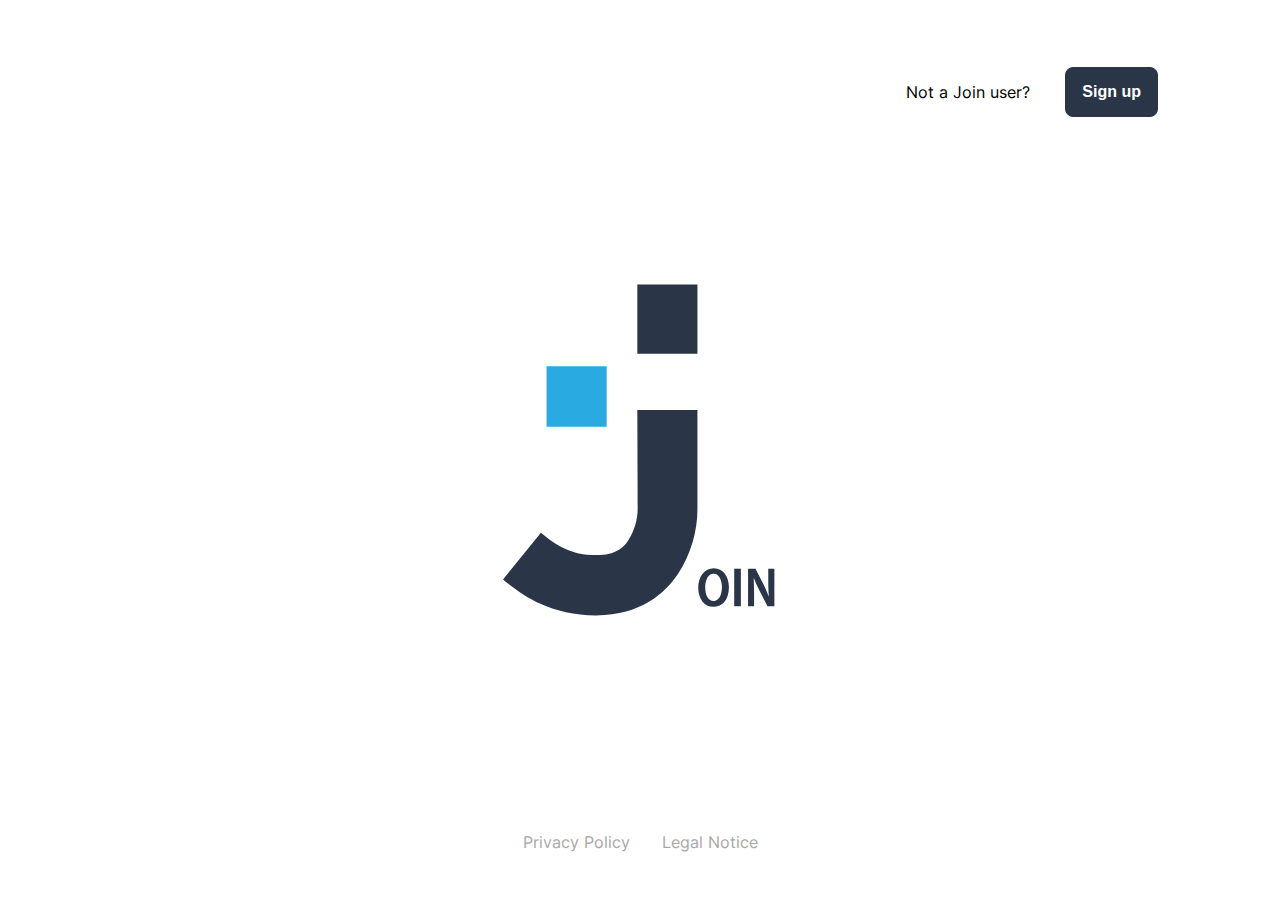
<file: privacy.html>
<!DOCTYPE html>
<html lang="en">

<head>
    <meta charset="UTF-8">
    <meta name="viewport" content="width=device-width, initial-scale=1.0">
    <title>Privacy Policy</title>
    <link rel="stylesheet" href="css/style.css">
    <link rel="stylesheet" href="css/fonts.css">
    <link rel="stylesheet" href="css/desktop-template.css">
    <script src="js/script.js" defer></script>
    <link rel="shortcut icon" href="assets/img/logo_dark.svg" type="image/x-icon">
</head>

<body onload="init()">
    <div w3-include-html="assets/templates/desktop-template.html"></div>

    <div id="container" class="text-container">
        <div class="arrow-container">
            <button onclick="goBack()">
                <img class="arrow-left" src="assets/img/left_arrow.svg">
            </button>
        </div>
        <br>
        <br>
        <h1 class="privacy-headline">Privacy Policy</h1>
        <h2>1. Privacy at a Glance</h2>
        <h3>General Information</h3>
        <span>The following notes provide a simple overview of what happens to your personal data when you visit this
            website. Personal data are all data with which you can be personally identified. For detailed information on
            data protection, please refer to our privacy policy listed below this text.</span>
        <br />
        <br />
        <h3>Data Collection on This Website</h3>
        <span>Who is responsible for the data collection on this website?</span>
        <span>The data processing on this website is carried out by the website operator. You can find their contact
            details in the section "Notice on the Responsible Party" in this privacy policy.</span>
        <br />
        <br />
        <span><b>How do we collect your data?</b></span>
        <span>Your data is collected firstly by you providing it to us. This might be data that you enter into a contact
            form, for example.</span>
        <span>Other data is automatically collected or collected with your consent when you visit the website by our IT
            systems. These are primarily technical data (e.g., internet browser, operating system, or time of page
            view).
            The collection of this data occurs automatically as soon as you enter this website.</span>
        <br />
        <br />
        <span><b>What do we use your data for?</b></span>
        <span>Some of the data is collected to ensure a flawless provision of the website. Other data can be used to
            analyze your user behavior.</span>
        <br />
        <br />
        <span><b>What rights do you have regarding your data?</b></span>
        <span>You have the right at any time to obtain information about the origin, recipient, and purpose of your
            stored
            personal data free of charge. You also have the right to request the correction or deletion of this data. If
            you
            have given consent to data processing, you can revoke this consent at any time for the future. Moreover, you
            have the right to request the restriction of the processing of your personal data under certain
            circumstances.
            You also have the right to file a complaint with the competent supervisory authority.</span>
        <span>You can contact us at any time with further questions on the subject of data protection.</span>
        <h2>2. Hosting</h2>
        <span>We host the content of our website with the following provider: Developer Academy, Tassilopl. 25, 81541
            Munich</span>
        <h3>External Hosting</h3>
        <span>This website is externally hosted. The personal data collected on this website are stored on the servers
            of
            the host. This primarily involves IP addresses, contact requests, meta and communication data, contract
            data,
            contact details, names, website accesses and other data generated through a website.</span>
        <span>The external hosting is carried out for the purpose of fulfilling contracts with our potential and
            existing
            customers (Art. 6 para. 1 lit. b GDPR) and in the interest of secure, fast and efficient provision of our
            online
            services by a professional provider (Art. 6 para. 1 lit. f GDPR). If appropriate consent has been obtained,
            processing is carried out exclusively on the basis of Art. 6 para. 1 lit. a GDPR and § 25 para. 1 TTDSG,
            insofar
            as the consent includes the storage of cookies or access to information in the user's end device (e.g.,
            device
            fingerprinting) within the meaning of the TTDSG. The consent can be revoked at any time.</span>
        <span>Our host(s) will process your data only to the extent necessary to fulfill their performance obligations
            and
            to follow our instructions with respect to such data.</span>
        <span>We use the following host(s):</span>
        <span>[Name and full address of the host]</span>
        <h2>3. General Information and Mandatory Information</h2>
        <h3>Privacy</h3>
        <span>The operators of these pages take the protection of your personal data very seriously. We treat your
            personal data confidentially and in accordance with the statutory data protection regulations and this
            privacy
            policy.</span>
        <span>Various personal data are collected when you use this website. Personal data are data with which you can
            be
            personally identified. This privacy policy explains which data we collect and what we use it for. It also
            explains how, and for what purpose this happens.</span>
        <span>We would like to point out that data transmission over the Internet (e.g. communication by e-mail) can
            have
            security gaps. A complete protection of data against access by third parties is not possible.</span>
        <br />
        <br />
        <h3>Note on the Responsible Entity</h3>
        <span>The responsible entity for data processing on this website is:</span>
        <span>[Full name or complete company name of the website operator as well as the complete address]</span>
        <span>Telephone: [Telephone number of the responsible entity]<br /> E-Mail: [E-Mail address of the responsible
            entity]</span>
        <span>The responsible entity is the natural or legal person who alone or jointly with others decides on the
            purposes and means of processing personal data (e.g. names, e-mail addresses, etc.).</span>
        <br />
        <br />
        <h3>Storage Duration</h3>
        <span>Unless a more specific storage period has been mentioned within this privacy policy, your personal data
            will
            remain with us until the purpose for data processing ceases to exist. If you make a justified request for
            deletion or revoke consent to data processing, your data will be deleted, unless we have other legally
            permissible reasons for storing your personal data (e.g. tax or commercial law retention periods); in the
            latter
            case, deletion will occur after these reasons cease to apply.</span>
        <br />
        <br />
        <h3>General Information on the Legal Bases for Data Processing on This Website</h3>
        <span>If you have consented to data processing, we process your personal data based on Art. 6 para. 1 lit. a
            GDPR
            or Art. 9 para. 2 lit. a GDPR if special data categories pursuant to Art. 9 para. 1 GDPR are processed. In
            case
            of explicit consent to the transfer of personal data to third countries, data processing is also based on
            Art.
            49 para. 1 lit. a GDPR. If you have consented to the storage of cookies or to access to information in your
            end
            device (e.g. via device fingerprinting), the processing is additionally based on § 25 para. 1 TTDSG. The
            consent
            can be revoked at any time. If your data are required for the fulfillment of a contract or for the
            performance
            of pre-contractual measures, we process your data based on Art. 6 para. 1 lit. b GDPR. Furthermore, we
            process
            your data if this is necessary for the fulfillment of a legal obligation on the basis of Art. 6 para. 1 lit.
            c
            GDPR. Data processing may also occur on the basis of our legitimate interests pursuant to Art. 6 para. 1
            lit. f
            GDPR. The specific legal bases in each case are informed in the following paragraphs of this privacy
            policy.</span>
        <br />
        <br />
        <h3>Recipients of Personal Data</h3>
        <span>In the course of our business activities, we cooperate with various external parties. This sometimes also
            requires the transmission of personal data to these external parties. We only pass on personal data to
            external
            parties if this is necessary for the fulfillment of a contract, if we are legally obliged to do so (e.g.,
            transfer of data to tax authorities), if we have a legitimate interest under Art. 6 para. 1 lit. f GDPR in
            passing on the data or if another legal basis permits the data transfer. When using processors, we only pass
            on
            personal data of our customers based on a valid contract for order processing. In the case of joint
            processing,
            a contract for joint processing is concluded.</span>
        <br />
        <br />
        <h3>Revocation of Your Consent to Data Processing</h3>
        <span>Many data processing operations are only possible with your express consent. You can revoke any previously
            given consent at any time. The legality of the data processing carried out until the revocation remains
            unaffected by the revocation.</span>
        <br />
        <br />
        <h3>Right to Object to the Collection of Data in Special Cases and Against Direct Advertising (Art. 21 GDPR)
        </h3>
        <span>IF DATA PROCESSING IS BASED ON ART. 6 PARA. 1 LIT. E OR F GDPR, YOU HAVE THE RIGHT AT ANY TIME TO OBJECT
            TO
            THE PROCESSING OF YOUR PERSONAL DATA FOR REASONS ARISING FROM YOUR PARTICULAR SITUATION; THIS ALSO APPLIES
            TO
            PROFILING BASED ON THESE PROVISIONS. THE RESPECTIVE LEGAL BASIS ON WHICH A PROCESSING IS BASED CAN BE FOUND
            IN
            THIS PRIVACY POLICY. IF YOU OBJECT, WE WILL NO LONGER PROCESS YOUR PERSONAL DATA CONCERNED UNLESS WE CAN
            DEMONSTRATE COMPELLING LEGITIMATE GROUNDS FOR THE PROCESSING THAT OVERRIDE YOUR INTERESTS, RIGHTS AND
            FREEDOMS,
            OR IF THE PROCESSING IS FOR THE ESTABLISHMENT, EXERCISE OR DEFENSE OF LEGAL CLAIMS (OBJECTION PURSUANT TO
            ART.
            21 PARA. 1 GDPR).</span>
        <span>IF YOUR PERSONAL DATA ARE PROCESSED FOR THE PURPOSE OF DIRECT ADVERTISING, YOU HAVE THE RIGHT TO OBJECT AT
            ANY TIME TO THE PROCESSING OF PERSONAL DATA CONCERNING YOU FOR THE PURPOSE OF SUCH ADVERTISING; THIS ALSO
            APPLIES TO PROFILING TO THE EXTENT THAT IT IS RELATED TO SUCH DIRECT ADVERTISING. IF YOU OBJECT, YOUR
            PERSONAL
            DATA WILL SUBSEQUENTLY NO LONGER BE USED FOR THE PURPOSE OF DIRECT ADVERTISING (OBJECTION PURSUANT TO ART.
            21
            PARA. 2 GDPR).</span>
        <br />
        <br />
        <h3>Right to Complain to the Competent Supervisory Authority</h3>
        <span>In the event of violations of the GDPR, data subjects have a right to lodge a complaint with a supervisory
            authority, particularly in the Member State of their habitual residence, their place of work or the place of
            the
            alleged infringement. This right of complaint exists irrespective of other administrative or judicial
            remedies.</span>
        <br />
        <br />
        <h3>Right to Data Portability</h3>
        <span>You have the right to have data that we process based on your consent or in fulfillment of a contract
            automatically delivered to yourself or to a third party in a standard, machine-readable format. If you
            request
            the direct transfer of the data to another controller, this will only be done to the extent technically
            feasible.</span>
        <br />
        <br />
        <h3>Information, Correction and Deletion</h3>
        <span>Within the framework of the applicable legal provisions, you have the right at any time to free
            information
            about your stored personal data, their origin and recipient and the purpose of the data processing and, if
            necessary, a right to correction or deletion of these data. For this purpose, as well as for further
            questions
            on the subject of personal data, you can contact us at any time.</span>
        <br />
        <br />
        <h3>Right to Restrict Processing</h3>
        <span>You have the right to request the restriction of the processing of your personal data. For this, you can
            contact us at any time. The right to restrict processing applies in the following cases:</span>
        <ul>
            <li>If you dispute the accuracy of your personal data stored by us, we usually need time to verify this. For
                the
                duration of the review, you have the right to request the restriction of the processing of your personal
                data.
            </li>
            <li>If the processing of your personal data happened/happens unlawfully, you can request the restriction of
                data
                processing instead of deletion.</li>
            <li>If we no longer need your personal data, but you need them to exercise, defend or assert legal claims,
                you
                have the right to request the restriction of the processing of your personal data instead of deletion.
            </li>
            <li>If you have filed an objection pursuant to Art. 21 Para. 1 GDPR, a balance must be struck between your
                interests and ours. As long as it has not been determined whose interests prevail, you have the right to
                request the restriction of the processing of your personal data.</li>
        </ul>
        <span>If you have restricted the processing of your personal data, these data – apart from their storage – may
            only be processed with your consent or for the establishment, exercise or defense of legal claims or for the
            protection of the rights of another natural or legal person or for reasons of important public interest of
            the
            European Union or a Member State.</span>
        <h2>4. Data Collection on This Website</h2>
        <h3>Cookies</h3>
        <span>Our websites use so-called "cookies". Cookies are small data packets and do not cause any damage on your
            device. They are either stored temporarily for the duration of a session (session cookies) or permanently
            (permanent cookies) on your device. Session cookies are automatically deleted at the end of your visit.
            Permanent cookies remain stored on your device until you delete them yourself or an automatic deletion by
            your
            web browser occurs.</span>
        <span>Cookies can be issued by us (first-party cookies) or by third-party companies (so-called third-party
            cookies). Third-party cookies allow the integration of certain services of third-party companies within
            websites
            (e.g., cookies for handling payment services).</span>
        <span>Cookies have various functions. Many cookies are technically necessary because certain website functions
            would not work without them (e.g. the shopping cart function or the display of videos). Other cookies can be
            used to analyze user behavior or for advertising purposes.</span>
        <span>Cookies that are necessary to carry out the electronic communication process, to provide certain functions
            you desire (e.g. for the shopping cart function) or to optimize the website (e.g. cookies to measure the web
            audience) are stored based on Art. 6 para. 1 lit. f GDPR, unless a different legal basis is specified. The
            website operator has a legitimate interest in storing necessary cookies for the technically error-free and
            optimized provision of its services. If consent has been requested for the storage of cookies and similar
            recognition technologies, the processing is carried out exclusively based on this consent (Art. 6 para. 1
            lit. a
            GDPR and § 25 para. 1 TTDSG); consent can be revoked at any time.</span>
        <span>You can set your browser so that you are informed about the setting of cookies and allow cookies only on a
            case-by-case basis, exclude the acceptance of cookies for certain cases or in general, and activate the
            automatic deletion of cookies when closing the browser. If cookies are deactivated, the functionality of
            this
            website may be limited.</span>
        <span>Which cookies and services are used on this website can be seen from this privacy policy.</span>
        <br />
        <br />
        <span>Source: <a href="https://www.e-recht24.de" target="_blank">https://www.e-recht24.de</a></span>
        <br />
        <br />
    </div>

</body>

</html>
</file>
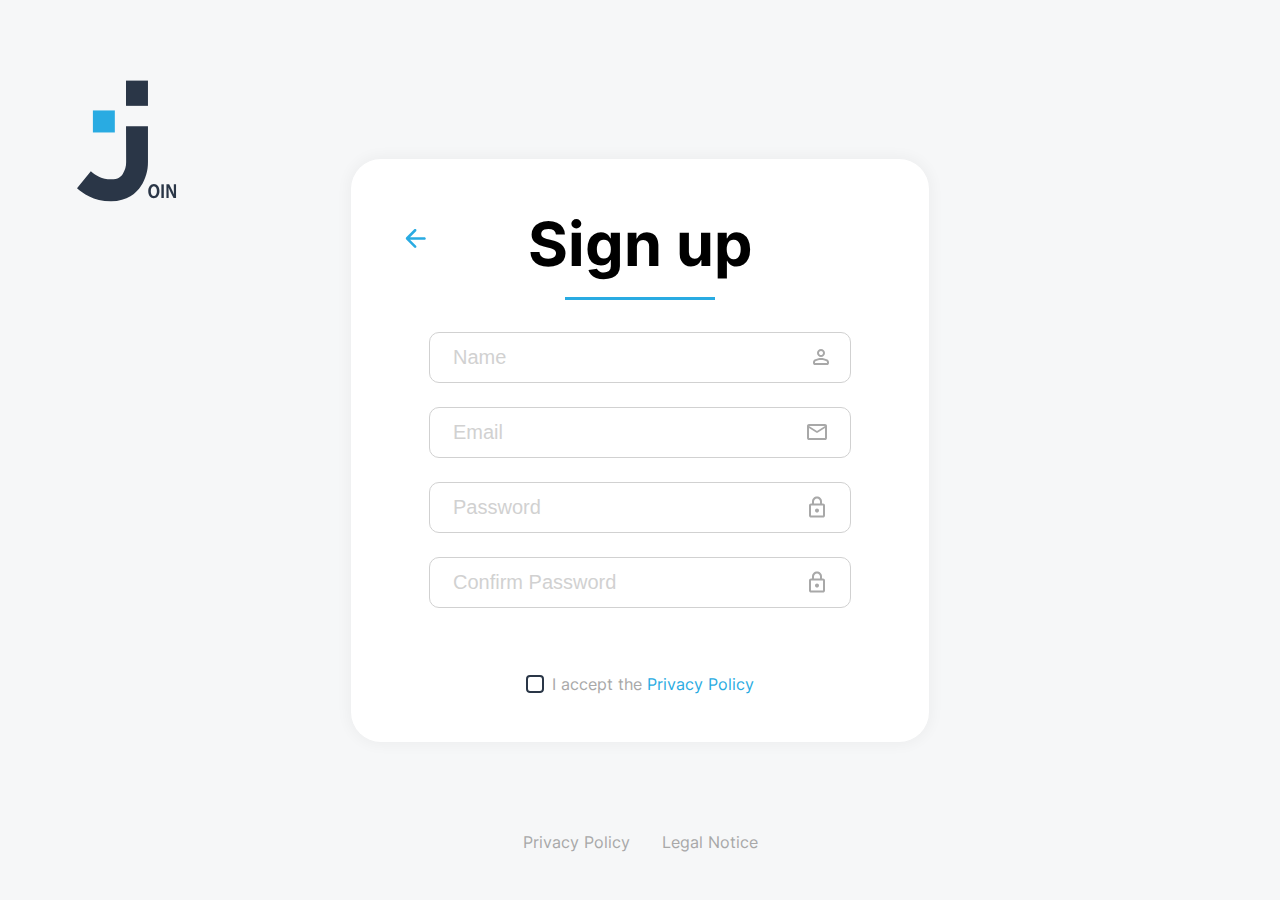
<file: sign_up.html>
<!DOCTYPE html>
<html lang="en">
  <head>
    <meta charset="UTF-8" />
    <meta name="viewport" content="width=device-width, initial-scale=1.0" />
    <title>Join</title>
    <link rel="icon" type="image/png" href="assets/img/logo_dark.svg" />
    <link rel="stylesheet" href="css/fonts.css" />
    <link rel="stylesheet" href="css/style.css" />
    <script src="js/script.js" defer></script>
    <script src="js/login.js" defer></script>
    <script src="js/register.js" defer></script>
  </head>
  <body onload="initRegister()" class="login-body">
    <div class="login-container">
      <img class="login-logo" src="assets/img/logo_dark.svg" alt="join-logo" />
      <div class="signup-main">
        <div class="singup-arrow-container">
          <a href="index.html"
            ><img
              class="signup-arrow-left"
              src="assets/img/left_arrow.svg"
              alt="back to login button"
          /></a>
        </div>
        <h1>Sign up</h1>
        <span class="login-underline"></span>
        <form onsubmit="addNewUser(); return false;">
          <div class="signup-input-area">
            <div class="login-input-container">
              <input
                required
                id="name"
                class="login-input"
                type="text"
                placeholder="Name"
              />
              <img src="assets/img/person.svg" />
            </div>
            <div id="signup-email-container" class="login-input-container">
              <input
                required
                id="email"
                class="login-input"
                type="email"
                placeholder="Email"
              />
              <img src="assets/img/mail.svg" />
            </div>
            <div class="login-input-container">
              <input
                required
                id="password"
                class="login-input"
                type="password"
                placeholder="Password"
                onfocus="hidePasswordImg()"
                onblur="defaultPasswordImg()"
              />
              <img
                id="login-password-icon"
                src="assets/img/password.svg"
                onclick="toggleVisibilityPassword()"
              />
            </div>
            <div
              id="password-confirmed-container"
              class="login-input-container"
            >
              <input
                required
                id="password-confirmed"
                class="login-input"
                type="password"
                placeholder="Confirm Password"
                onfocus="hidePasswordConfirmedImg()"
                onblur="defaultPasswordConfirmedImg()"
              />
              <img
                id="login-password-confirmed-icon"
                src="assets/img/password.svg"
                onclick="toggleVisibilityPasswordConfirmed()"
              />
            </div>
          </div>
          <div id="password-wrong-text" class="login-wrong-password-hidden">
            <span>Ups! your password don't match.</span>
          </div>
          <div class="signup-policy">
            <img
              id="signup-checkbox"
              class="signup-checkbox login-checkbox"
              src="assets/img/checkboxempty.svg"
              onclick="checkedSignUpCheckbox()"
            />
            <span class="signup-accept-privacy"
              >I accept the
              <a
                class="signup-policy-link"
                target="_blank"
                href="external_privacy.html"
                >Privacy Policy</a
              ></span
            >
          </div>
          <div
            id="signup-button"
            class="log-in-button-container signup-button-visibility"
          >
            <button class="log-in-button">Sign up</button>
          </div>
        </form>
      </div>
      <div
        class="login-register-msg-container-hidden"
        id="register-msg-container"
      >
        <span class="login-register-msg-hidden" id="register-msg"
          >You Singed up successfully</span
        >
      </div>
      <div class="login-legal-footer">
        <a class="login-legal-link" href="external_privacy.html" target="_blank"
          >Privacy Policy</a
        >
        <a class="login-legal-link" href="external_legal.html" target="_blank"
          >Legal Notice</a
        >
      </div>
    </div>
  </body>
</html>
</file>
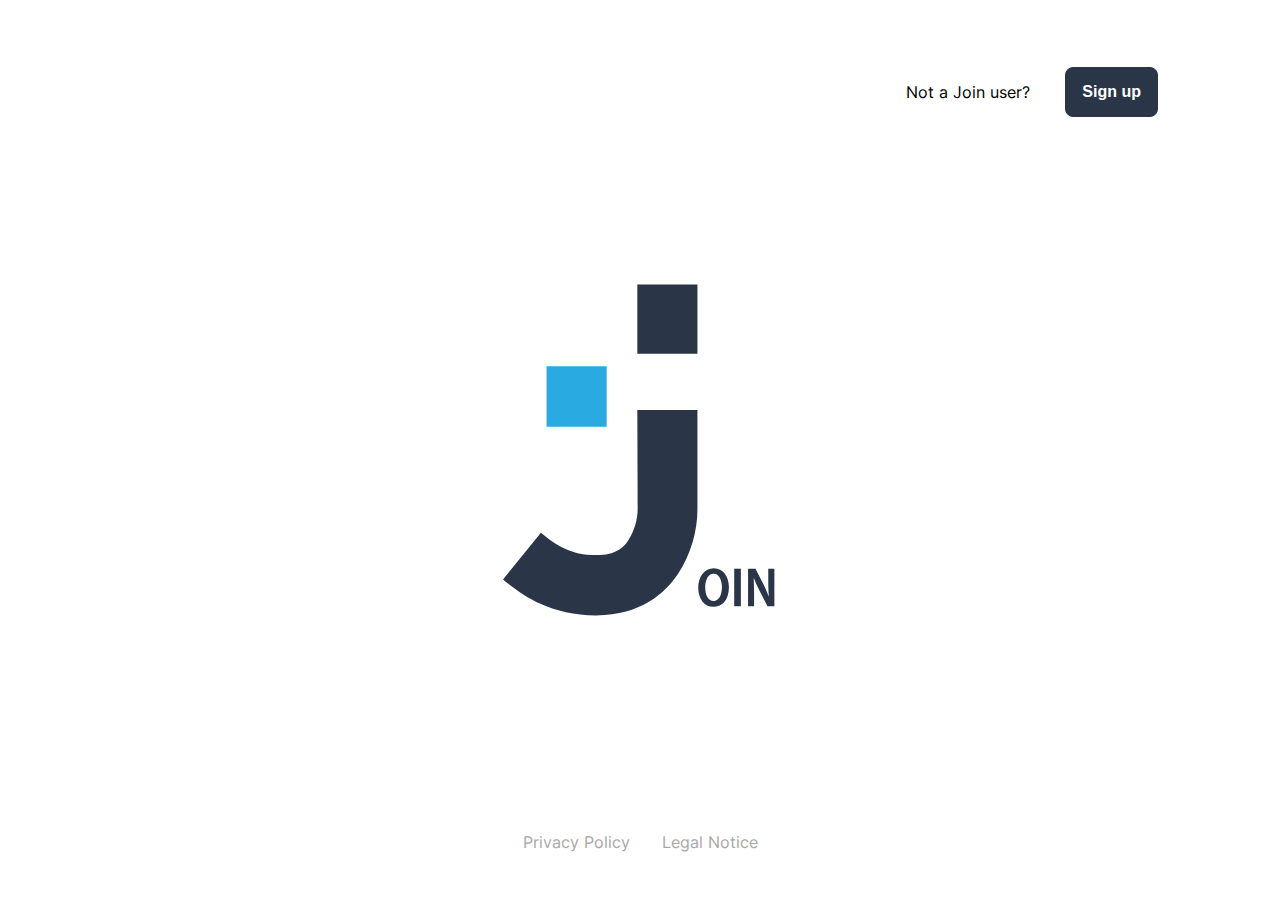
<file: summary.html>
<!DOCTYPE html>
<html lang="en">

<head>
    <meta charset="UTF-8">
    <meta name="viewport" content="width=device-width, initial-scale=1.0">
    <title>Summary</title>
    <link rel="stylesheet" href="css/style.css">
    <link rel="stylesheet" href="css/fonts.css">
    <link rel="stylesheet" href="css/desktop-template.css">
    <link rel="stylesheet" href="css/summary.css">
    <script src="js/summary.js" defer></script>
    <script src="js/script.js" defer></script>    
    <link rel="shortcut icon" href="assets/img/logo_dark.svg" type="image/x-icon">
</head>

<body onload="renderSummary()">
    <div w3-include-html="assets/templates/desktop-template.html"></div>

    <div class="text-container">
        <div class="summary-head">
            <h1>Join 360</h1>
            <div class="vertical-line"></div>
            <h3>Key Metrics at a Glance</h3>
        </div>

        <div class="summary-container">
            <div class="left-container">

                <div class="row-1">
                    <div onclick="showBoardFromSummary()" class="todo-box">
                        <div class="summary-item">
                            <img src="/assets/img/pencil_white.svg">
                        </div>
                        <div class="summary-text">
                            <h1 class="number" id="todo-count"></h1>
                            <span class="summary-text">To-Do</span>
                        </div>
                    </div>
                    <div onclick="showBoardFromSummary()" class="todo-box">
                        <div class="summary-item">
                            <img src="/assets/img/summary_done_white.svg">
                        </div>
                        <div class="summary-text">
                            <h1 class="number" id="done-count"></h1>
                            <span class="summary-text">Done</span>
                        </div>
                    </div>
                </div>

                <div onclick="showBoardFromSummary()" class="row-2 todo-box">
                    <img src="/assets/img/summary_urgent.svg" alt="">
                    <div class="summary-text">
                        <h1 class="number" id="urgent-count"></h1>
                        <span class="summary-text">Urgent</span>
                    </div>
                    <div id="vertical-line" class="vertical-line-urgent"></div>
                    <div class="deadline">
                        <span id="deadline-date" class="deadline-date">
                            April 10, 2024
                        </span>
                        <span id="deadline-text" class="deadline-text">
                            Upcoming Deadline
                        </span>
                    </div>
                </div>

                <div class="row-3">
                    <div onclick="showBoardFromSummary()" class="summary-text todo-box row-3-box">
                        <h1 class="number" id="all-tasks-count"></h1>
                        <span class="summary-text">Tasks in Board</span>
                    </div>
                    <div onclick="showBoardFromSummary()" class="summary-text todo-box row-3-box">
                        <h1 class="number" id="progress-count"></h1>
                        <span class="summary-text">Tasks in Progress</span>
                    </div>
                    <div onclick="showBoardFromSummary()" class="summary-text todo-box row-3-box">
                        <h1 class="number" id="feedback-count"></h1>
                        <span class="summary-text">Awaiting Feedback</span>
                    </div>
                </div>
            </div>

            <div class="right-container">
                <span id="greeting"></span>
            </div>
        </div>
    </div>
</body>

</html>
</file>
<file: css/fonts.css>
/* inter-100 - latin */
@font-face {
    font-display: swap; /* Check https://developer.mozilla.org/en-US/docs/Web/CSS/@font-face/font-display for other options. */
    font-family: 'Inter';
    font-style: normal;
    font-weight: 100;
    src: url('../assets/fonts/inter-v13-latin-100.woff2') format('woff2'); /* Chrome 36+, Opera 23+, Firefox 39+, Safari 12+, iOS 10+ */
  }
  /* inter-200 - latin */
  @font-face {
    font-display: swap; /* Check https://developer.mozilla.org/en-US/docs/Web/CSS/@font-face/font-display for other options. */
    font-family: 'Inter';
    font-style: normal;
    font-weight: 200;
    src: url('../assets/fonts/inter-v13-latin-200.woff2') format('woff2'); /* Chrome 36+, Opera 23+, Firefox 39+, Safari 12+, iOS 10+ */
  }
  /* inter-300 - latin */
  @font-face {
    font-display: swap; /* Check https://developer.mozilla.org/en-US/docs/Web/CSS/@font-face/font-display for other options. */
    font-family: 'Inter';
    font-style: normal;
    font-weight: 300;
    src: url('../assets/fonts/inter-v13-latin-300.woff2') format('woff2'); /* Chrome 36+, Opera 23+, Firefox 39+, Safari 12+, iOS 10+ */
  }
  /* inter-regular - latin */
  @font-face {
    font-display: swap; /* Check https://developer.mozilla.org/en-US/docs/Web/CSS/@font-face/font-display for other options. */
    font-family: 'Inter';
    font-style: normal;
    font-weight: 400;
    src: url('../assets/fonts/inter-v13-latin-regular.woff2') format('woff2'); /* Chrome 36+, Opera 23+, Firefox 39+, Safari 12+, iOS 10+ */
  }
  /* inter-500 - latin */
  @font-face {
    font-display: swap; /* Check https://developer.mozilla.org/en-US/docs/Web/CSS/@font-face/font-display for other options. */
    font-family: 'Inter';
    font-style: normal;
    font-weight: 500;
    src: url('../assets/fonts/inter-v13-latin-500.woff2') format('woff2'); /* Chrome 36+, Opera 23+, Firefox 39+, Safari 12+, iOS 10+ */
  }
  /* inter-600 - latin */
  @font-face {
    font-display: swap; /* Check https://developer.mozilla.org/en-US/docs/Web/CSS/@font-face/font-display for other options. */
    font-family: 'Inter';
    font-style: normal;
    font-weight: 600;
    src: url('../assets/fonts/inter-v13-latin-600.woff2') format('woff2'); /* Chrome 36+, Opera 23+, Firefox 39+, Safari 12+, iOS 10+ */
  }
  /* inter-700 - latin */
  @font-face {
    font-display: swap; /* Check https://developer.mozilla.org/en-US/docs/Web/CSS/@font-face/font-display for other options. */
    font-family: 'Inter';
    font-style: normal;
    font-weight: 700;
    src: url('../assets/fonts/inter-v13-latin-700.woff2') format('woff2'); /* Chrome 36+, Opera 23+, Firefox 39+, Safari 12+, iOS 10+ */
  }
  /* inter-800 - latin */
  @font-face {
    font-display: swap; /* Check https://developer.mozilla.org/en-US/docs/Web/CSS/@font-face/font-display for other options. */
    font-family: 'Inter';
    font-style: normal;
    font-weight: 800;
    src: url('../assets/fonts/inter-v13-latin-800.woff2') format('woff2'); /* Chrome 36+, Opera 23+, Firefox 39+, Safari 12+, iOS 10+ */
  }
  /* inter-900 - latin */
  @font-face {
    font-display: swap; /* Check https://developer.mozilla.org/en-US/docs/Web/CSS/@font-face/font-display for other options. */
    font-family: 'Inter';
    font-style: normal;
    font-weight: 900;
    src: url('../assets/fonts/inter-v13-latin-900.woff2') format('woff2'); /* Chrome 36+, Opera 23+, Firefox 39+, Safari 12+, iOS 10+ */
  }
</file>
<file: css/style.css>
:root {
  --background-grey: #f6f7f8;
  --dark-blue: #2a3647;
  --highlighted: #091931;
  --light-blue: #29abe2;
  --user-story-task: #0038ff;
  --technical-task: #1fd7c1;
  --urgent: #ff4910;
  --medium: #ffa800;
  --low: #9be95e;
  --user-orange: #ff7a00;
  --user-mid-orange: #ffa35e;
  --user-light-orange: #ffbb2b;
  --user-green: #1fd7c1;
  --user-light-green: #c3ff2b;
  --user-purple: #9327ff;
  --user-light-purple: #6e52ff;
  --user-red: #ff4646;
  --user-light-red: #ff745e;
  --user-yellow: #ffc701;
  --user-light-yellow: #ffe62b;
  --user-pink: #ff5eb3;
  --user-light-pink: #fc71ff;
  --user-blue: #0038ff;
  --user-light-blue: #00bee8;
}

.active {
  background-color: var(--highlighted);
}

html {
  scroll-behavior: smooth;
  font-family: "Inter", sans-serif;
}

body {
  margin: 0 auto;
  background-color: var(--background-grey);
  max-width: 1940px;
  position: relative;
}

.d-none {
  display: none !important;
}

::-webkit-scrollbar {
  width: 10px;
  height: 10px;
}


::-webkit-scrollbar-thumb {
  background-color: rgb(184, 184, 184);
  border-radius: 6px;
}

::-webkit-scrollbar-track {
  background: #f0f0f0;
}

::-webkit-scrollbar-thumb:hover {
  background-color: var(--highlighted);
}

.login-body {
  margin: 0 auto;
  box-sizing: border-box;
  display: flex;
  justify-content: center;
  align-items: center;
  flex-direction: column;
  background-color: var(--background-grey);
}

h1 {
  font-weight: 700;
  font-size: 61px;
  margin-block-start: 0;
  margin-block-end: 0;
}

.animated-logo-container {
  display: none;
}

.animated-logo-container.animate {
  position: absolute;
  width: 100vw;
  height: 100vh;
  background-color: white;
  animation: logo-bg 3s ease 0s 1 normal forwards;
}

@keyframes logo-bg {
  0% {
    opacity: 1;
  }

  100% {
    opacity: 0;
    z-index: -1;
  }
}

#animated-logo {
  position: absolute;
  top: 80px;
  left: 77px;
  width: 100px;
  height: 122px;
}

#animated-logo.animate {
  position: absolute;
  top: 50%;
  left: 50%;
  transform: translate(-50%, -50%);
  width: 274px;
  height: 334px;
  animation: logo 1s ease-in-out 0s 1 normal forwards;
}

@keyframes logo {
  100% {
    top: 80px;
    left: 77px;
    width: 100px;
    height: 122px;
    transform: translate(0);
  }
}

.login-underline {
  width: 150px;
  border-bottom: 3px solid var(--light-blue);
  margin: 16px 0 32px 0;
}

.login-container {
  display: flex;
  flex-direction: column;
  justify-content: center;
  align-items: center;
  height: 100vh;
  max-width: 1440px;
  width: 100%;
}

.login-logo {
  position: absolute;
  top: 80px;
  left: 77px;
  width: 100px;
  height: 122px;
}

.login-register-forwarding {
  position: absolute;
  top: 67px;
  right: 122px;
  display: flex;
  align-items: center;
  gap: 35px;
}

.login-sign-up-button {
  background-color: var(--dark-blue);
  border: 1px solid var(--dark-blue);
  border-radius: 8px;
  padding: 15px 16px;
  color: white;
  font-size: 16px;
  font-weight: 700;
  transition: border 100ms ease-in-out, background-color 100ms ease-in-out;
}

.login-sign-up-button:hover {
  cursor: pointer;
  background-color: var(--light-blue);
  border: 1px solid var(--light-blue);
  box-shadow: 0 4px 4px 0 rgba(0, 0, 0, 25%);
}

.login-main {
  display: flex;
  flex-direction: column;
  justify-content: center;
  align-items: center;
  max-width: 632px;
  width: 402px;
  border-radius: 30px;
  box-shadow: 0 0 14px 3px rgba(0, 0, 0, 4%);
  padding: 48px 115px 48px 115px;
  background-color: rgb(255, 255, 255);
}

.login-input-area {
  display: flex;
  flex-direction: column;
}

.login-input-container {
  display: flex;
  align-items: center;
  justify-content: space-between;
  border: 1px solid #d1d1d1;
  border-radius: 10px;
  width: 378px;
  padding: 12px 21px 12px 21px;
}

.login-input-container:hover {
  cursor: pointer;
}

.login-input-container:focus-within {
  border: 1px solid var(--user-light-blue);
}

.login-input {
  outline: none;
  border: none;
  font-size: 20px;
  flex: 1;
}

.login-input::placeholder {
  color: #d1d1d1;
}

.mrg-bottom {
  margin-bottom: 32px;
}

.login-wrong-password-container {
  border: 1px solid #ff001f;
}

.login-wrong-password-hidden {
  margin-top: 8px;
  visibility: hidden;
}

.login-wrong-password-text {
  visibility: visible;
  font-size: 13px;
  font-weight: 400;
  color: #ff8190;
}

.login-remember {
  display: flex;
  align-items: center;
  width: 383px;
  gap: 8px;
  margin: 22.5px 0 0 39px;
}

.login-checkbox {
  border-radius: 3px;
}

.login-checkbox:hover {
  cursor: pointer;
  background-color: #edf2fa;
  transform: scale(1.1);
}

.log-in-button-container {
  display: flex;
  justify-content: center;
  gap: 35px;
  margin-top: 32px;
}

.log-in-button {
  background-color: var(--dark-blue);
  border: 2px solid var(--dark-blue);
  border-radius: 8px;
  padding: 15px 24px;
  color: white;
  font-size: 21px;
  font-weight: 700;
  transition: border 100ms ease-in-out, background-color 100ms ease-in-out;
}

.log-in-button:hover {
  cursor: pointer;
  background-color: var(--light-blue);
  border: 2px solid var(--light-blue);
  box-shadow: 0 4px 4px 0 rgba(0, 0, 0, 25%);
}

.log-in-guest-button {
  background-color: white;
  border: 2px solid var(--dark-blue);
  border-radius: 8px;
  padding: 15px 24px;
  color: var(--dark-blue);
  font-size: 21px;
  font-weight: 700;
  transition: border 100ms ease-in-out, color 100ms ease-in-out;
}

.log-in-guest-button:hover {
  cursor: pointer;
  color: var(--light-blue);
  border: 2px solid var(--light-blue);
  box-shadow: 0 4px 4px 0 rgba(0, 0, 0, 25%);
}

.login-legal-footer {
  position: absolute;
  bottom: 40px;
  display: flex;
  gap: 16px;
}

.login-legal-link {
  font-size: 16px;
  color: #a8a8a8;
  font-weight: 400;
  padding: 8px;
  text-decoration: none;
}

.login-legal-link:hover {
  font-weight: 700;
  color: var(--light-blue);
}

.signup-main {
  position: relative;
  display: flex;
  flex-direction: column;
  justify-content: center;
  align-items: center;
  max-width: 632px;
  width: 402px;
  border-radius: 30px;
  box-shadow: 0 0 14px 3px rgba(0, 0, 0, 4%);
  padding: 48px 88px 48px 88px;
  background-color: rgb(255, 255, 255);
}

.singup-arrow-container {
  display: flex;
  align-items: center;
  justify-content: center;
  position: absolute;
  top: 64px;
  left: 48px;
  width: 32px;
  height: 32px;
  border-radius: 43px;
}

.singup-arrow-container a {
  width: 21px;
  height: 21px;
}

.signup-arrow-left {
  width: 21px;
  height: 21px;
}

.singup-arrow-container:hover {
  cursor: pointer;
  background-color: #eeeeee;
  transform: scale(1.1);
}

.signup-input-area {
  display: flex;
  flex-direction: column;
  align-items: center;
  gap: 24px;
}

.signup-policy {
  display: flex;
  align-items: center;
  justify-content: center;
  margin-top: 38px;
}

.signup-checkbox {
  margin-right: 8px;
}

.signup-accept-privacy {
  color: #a8a8a8;
}

.signup-policy-link {
  font-size: 16px;
  color: var(--light-blue);
  text-decoration: none;
}

.signup-policy-link:hover {
  text-decoration: underline;
  font-weight: 400;
}

.signup-button-visibility {
  display: none;
}

.login-register-msg-container-hidden {
  display: none;
  position: absolute;
  width: 100vw;
  height: 100vh;
  background-color: rgba(0, 0, 0, 0.1);
}

.login-register-msg-container-shown {
  display: block;
}

.login-register-msg-hidden {
  display: none;
  position: absolute;
  background-color: var(--dark-blue);
  box-shadow: 0px 0px 4px 0px rgba(0, 0, 0, 15%);
  border-radius: 20px;
  height: 74px;
  padding: 0 25px 0 25px;
  font-size: 20px;
  font-weight: 400;
  color: white;
  animation: register 1s ease 0s 1 normal forwards;
  z-index: 1;
}

@keyframes register {
  0% {
    top: 95%;
    left: 50%;
    transform: translate(-50%, -50%);
  }

  100% {
    top: 50%;
    left: 50%;
    transform: translate(-50%, -50%);
  }
}

.login-register-msg-shown {
  display: flex;
  justify-content: center;
  align-items: center;
}

.arrow-container button {
  background-color: transparent;
  border: none;
  cursor: pointer;
  padding: 0;
  outline: none;
  width: 34px;
  height: 34px;
  display: flex;
  align-items: center;
  justify-content: center;
  position: absolute;
  top: 120px;
  right: 20px;
}

.arrow-container button:hover {
  transform: scale(1.1);
  border-radius: 43px;
  background-color: rgba(0, 0, 0, 0.05);
}

ul.a {
  list-style-position: outside;
}

h3 {
  margin: 0;
}

@media (max-width: 1000px) {
  @keyframes logo {
    100% {
      top: 80px;
      left: 77px;
      width: 100px;
      height: 122px;
    }
  }

  #animated-logo {
    top: 25px;
    left: 77px;
    width: 100px;
    height: 122px;
  }

  .login-logo {
    top: 25px;
    left: 77px;
    width: 100px;
    height: 122px;
  }

  .login-main {
    padding: 32px 115px;
  }

  .signup-main {
    padding: 16px 44px;
  }

  .arrow-container button {
    top: 100px !important
  }

  .signup-policy {
    margin-top: 8px;
  }

}

@media (max-width: 700px) {
  .login-main {
    width: auto;
    padding: 32px 10px;
  }

  .privacy-headline {
    font-size: 50px;
  }

  .login-register-forwarding {
    right: 50px;
    gap: 12px;
  }

  .singup-arrow-container {
    top: 48px;
  }
}

@media (max-width: 600px) {
  .privacy-headline {
    font-size: 40px;
  }
}

@media (max-width: 500px) {
  @keyframes logo {
    100% {
      top: 60px;
      left: 40px;
      width: 60px;
      height: 80px;
    }
  }

  #animated-logo {
    top: 10px;
    left: 25px;
    width: 60px;
    height: 80px;
  }

  .login-logo {
    top: 10px;
    left: 25px;
    width: 60px;
    height: 80px;
  }

  .login-main {
    width: 90%;
  }

  .login-form {
    display: flex;
    justify-content: center;
    align-items: center;
    flex-direction: column;
  }

  .login-input-container {
    width: 95%;
  }

  .login-input {
    width: 100px;
  }

  .login-remember {
    width: auto;
    margin: 22.5px 0 0 0;
  }

  .login-register-forwarding {
    display: flex;
    flex-direction: column;
    right: 20px;
  }

  .log-in-button-container {
    gap: 12px;
    margin-top: 16px;
  }

  .log-in-button {
    padding: 15px 12px;
  }

  .log-in-guest-button {
    padding: 15px 12px;
  }

  .login-legal-footer {
    bottom: 20px;
  }

  .signup-main {
    width: 75%;
    padding: 16px 36px;
  }

  .singup-arrow-container {
    left: 12px;
  }

  .privacy-headline {
    font-size: 28px;
  }
}

@media (max-width: 500px) and (max-height: 900px) {
  .login-register-forwarding {
    display: flex;
    flex-direction: column;
    right: 20px;
    top: 10px;
  }

  #animated-logo {
    left: 25px;
    top: 10px;
    width: 60px;
    height: 80px;
  }

  .login-sign-up-button {
    padding: 10px 11px;
  }

  .signup-input-area {
    gap: 10px !important;
  }

  .sign-up-headline {
    font-size: 34px;
  }

  .log-in-headline {
    font-size: 34px;
  }
}
</file>
<file: css/add-task.css>
body {
    min-height: 100vh;
    overflow-x: hidden;
}
label {
    font-size: 20px;
    margin-bottom: 8px;
}
p{
    margin-top: 0;
    margin-bottom: 8px;
}
.font-size20{
    font-size: 20px;
}
ul{
    margin: 0;
}
input, textarea, button, option {
    font-size: 20px;
    font-family: 'Inter', sans-serif;
    padding-left: 8px;
}
input, textarea, button, option:hover{
    cursor: pointer;
}
input, textarea {
    font-size: 20px;
    font-family: 'Inter', sans-serif;
    margin-bottom: 16px;
    border-radius: 10px;
    border: 1px solid #D9D9D9;
}
input:focus, textarea:focus{
    border: 1px solid var(--light-blue);
    outline: none;
}
input{
    height: 40px;
}
::placeholder{
    color: #E7E7E7;
}
textarea{
    height: 120px;
}
.add-task-container{
    max-width: calc(100% - 300px); 
    box-sizing: border-box; 
}
.add-task-headline{
    display: flex;
    align-items: center;
    justify-content: flex-start;
    margin-left: 340px;
    margin-top: 120px;
}
.add-task-headline h1 {
    font-size: 61px;
    margin-bottom: 50px; 
}
.add-task {
    display: flex;
    justify-content: flex-start;
    margin-left: 340px;
    gap: 48px;
}
.add-task-left, .add-task-right {
    width: 440px;
    display: flex;
    flex-direction: column;
    justify-content: space-between;
}
.add-task-right {
    position: relative; 
}
.left-input-container {
    display: flex;
    flex-direction: column;
    width: 95%;
}
.right-input-container {
    display: flex;
    flex-direction: column;
    width: 95%;
}
.divider {
    width: 1px;
    height: 424px;
    background-color: #D9D9D9;
    align-self: center; 
}
#priority p{
    margin-top: 0;
    margin-bottom: 8px;
}
.priority-container {
    display: flex;
    gap: 16px;
    margin-bottom: 16px;
}
#priority-urgent, #priority-medium, #priority-low, #priority-urgent-board, #priority-medium-board, #priority-low-board {
    width: 136px;
    height: 56px;
    border-radius: 10px;
    background-color: white;
    display: flex;
    align-items: center;
    justify-content: center;
    cursor: pointer;
    box-shadow: 0px 0px 4px 0px #0000001A;
}
#priority-urgent:hover, #priority-medium:hover, #priority-low:hover, #priority-urgent-board:hover, #priority-medium-board:hover, #priority-low-board:hover {
    box-shadow: 0px 4px 4px rgba(0, 0, 0, 0.25);
}
.urgent-priority-active {
    background-color: var(--urgent) !important;
    color: white;
}
.medium-priority-active {
    background-color: var(--medium) !important;
    color: white;
}
.low-priority-active {
    background-color: var(--low) !important;
    color: white;
}
.add-task-buttons {
    display: flex;
    position: absolute;
    gap: 16px;
    bottom: -130px;
    right: 5%;
    white-space: nowrap;
}
.priority-active {
    color: white;
}
#add-task-btn {
    background-color: var(--dark-blue);
    display: flex;
    color: white;
    padding: 16px;
    gap: 4px;
    border-radius: 10px;
    cursor: pointer;
    align-items: center;
    border: none;
}
#add-task-btn:hover {
    background-color: var(--light-blue);
    box-shadow: 0px 4px 4px rgba(0, 0, 0, 0.25);
}
#clear-btn {
    background-color: white;
    display: flex;
    align-items: center;
    color: var(--dark-blue);
    border: 1px solid var(--dark-blue);
    border-radius: 10px;
    padding: 16px;
    gap: 4px;
    cursor: pointer;
}
#clear-btn:hover {
    color: var(--light-blue);
    border: 1px solid var(--light-blue);
    box-shadow: 0px 4px 4px rgba(0, 0, 0, 0.25);
    transform: scale(1.05);
}
#clear-btn:hover img {
    filter: invert(55%) sepia(100%) saturate(3000%) hue-rotate(175deg) brightness(90%) contrast(90%);
}
.info-container {
    font-size: 14px;
    position: absolute;
    left: 330px;
    bottom: 25px;
}
.red-asterisk {
    color: red;
}
/* ADD TASK ANIMATION */
#notification-container {
    position: fixed;
    left: calc(50% + 116px); 
    transform: translateX(-50%) translateY(100%);
    z-index: 999;
}
#notification-container.animate {
    animation: slideIn 0.2s ease-in-out forwards;
}
.notification {
    width: 232px;
    height: 46px;
    background-color: var(--dark-blue);
    color: white;
    display: flex;
    justify-content: space-between;
    gap: 8px;
    white-space: nowrap;
    align-items: center;
    border-radius: 16px;
    padding: 8px 16px;
}
@keyframes slideIn {
    from {
        transform: translateX(-50%) translateY(100%);
    }
    to {
        transform: translateX(-50%) translateY(calc(-50vh + 48px + 96px));
    }
}
/* SUBTASK STYLE */
.add-subtask{
    display: flex;
    align-items: center;
}
.icon-plus{
    display: flex;
    align-items: center;
    justify-content: center;
    z-index: 3;
    cursor: pointer;
    position: absolute;
    right: 6%;
    bottom: -12px;
}
.icon-plus:hover{
    background-color: #E7E7E7;
    border-radius: 50%;
}
#icon-container{
    display: flex;
    align-items: center;
    position: absolute;
    gap: 8px;
    right: 6%;
}
#icon-container img:hover{
    background-color: #E7E7E7;
    border-radius: 50%;
}
#subtasks, #subtask-board{
    margin-bottom: 0;
    width: 100%;
}
#subtask-container, #subtask-container-board{
    max-height: 40px;
    overflow-y: auto;
    margin-bottom: 16px;
    margin-top: 8px;
}
.subtask{
    display: flex;
    align-items: center;
    justify-content: space-between;
    gap: 8px;
}
.subtask-icons{
    display: flex;
    align-items: center;
    gap: 8px;
}
.subtask-icons img{
    cursor: pointer;
    margin-left: 4px;
}
.subtask-line{
    width: 1px;
    height: 20px;
    background-color: #d9d9d9;
}
/* EDIT SUBTASK STYLE */
.edit-subtask-container{
    width: 100%;
    display: flex;
}
.edit-subtask-container:focus{
    background-color: transparent;
    height: 20px;
    width: 100%;
}
.subtask input {
    background-color: white; 
    border: none; 
    border-bottom: 1px solid #005DFF; 
    border-radius: 0 !important;
    height: 20px; 
    font-size: 20px; 
    padding-top: 0; 
    margin-top: 4px; 
    width: 92%;
    position: absolute;
}
.subtask.editing .subtask-icons img {
    display: none;
}
.subtask.editing:hover{
    background-color: transparent;
}
.subtask-icons img:hover{
    transform: perspective(1.05);
}
.subtask .icon-container {
    display: flex;
    align-items: center; 
    gap: 8px;
    position: relative;
    right: -85%;
    margin-top: 4px;
}
.subtask .icon-container img {
    cursor: pointer;
    width: 20px; 
    height: 20px; 
}
.subtask .subtask-icons {
    visibility: hidden;
}
.subtask:hover .subtask-icons {
    visibility: visible;
}
.subtask:hover{
    background-color: #E7E7E7;
    border-radius: 8px;
}
.subtask.editing {
    display: flex; 
    align-items: center; 
}
/* DISPLAY NONE */
.d-none{
    display: none;
}
/* SELECT CONTACTS FIELD */
.custom-select-wrapper{
    z-index: 99;
}
.custom-select {
    position: relative;
    font-size: 20px;
    border: 1px solid #E7E7E7;
    border-radius: 10px;
    cursor: pointer;
    display: flex;
    justify-content: space-between;
    align-items: center;
    height: 40px;
    padding: 0 4px 0 8px;
    background-color: white;
    margin-bottom: 16px;
}
.custom-select:focus-within {
    outline: none;
    border: 1px solid var(--light-blue);
}
.select-items div, .select-selected {
    cursor: pointer;
    white-space: nowrap;
}
.select-items {
    position: absolute;
    top: 40px; 
    left: 0;
    right: 0;
    font-family: 'Inter', sans-serif;
    z-index: -1;
    background-color: white;
    overflow-y: auto;
    max-height: 175px;
    box-shadow: 0px 0px 14px 3px #0000000A;
    border-radius: 0 0 5px 5px; 
}
.select-items div {
    display: flex;
    align-items: center;
    justify-content: space-between;
    z-index: 5;
}
.select-hide {
    display: none;
}
.dropdown-arrow {
    cursor: pointer;
    z-index: 1;
}
.dropdown-arrow:hover {
    background-color: #E7E7E7;
    border-radius: 50%;
}
  /* TEST CONTACTS */
.test-contact-container{
    display: flex;
    align-items: center; 
    gap: 8px;
}
.test-contact{
    color: white;
    border-radius: 45px;
    border: 1px solid white;
    height: 24px;
    width: 24px;
    padding: 8px;
    display: flex;
    justify-content: center;
    align-items: center;
    gap: 10px;
    font-size: 12px;
  }
.option-item{
    display: flex;
    align-items: center; 
    gap: 8px;
    padding: 4px 8px; 
    border-radius: 8px; 
}
.option-item.selected {
    background-color: var(--dark-blue); 
    color: white;
}
.option-item:hover{
    background-color: #E7E7E7;
}
.option-item img:hover{
    transform: scale(1.1);
}
.option-item.selected:hover {
    background-color: var(--highlighted) !important; 
}
#assign-contacts, #assign-contacts-board {
    display: flex;
    gap: 4px;
    flex-wrap: nowrap;
    width: 100%;
}
#edit-assign-contacts{
    display: flex;
    gap: 4px;
    flex-wrap: nowrap;
    width: 100%;
}
.contact-search-input {
    width: 100%; 
    padding: 4px; 
    box-sizing: border-box; 
    margin-bottom: 0;
}
.contact-search-input:focus {
    outline: none; 
    border: none;
}
.contact-search-input.select-show {
    display: block; 
}
/* DATE STYLE */
.date-input-container {
    position: relative;
    display: flex;
    align-items: start;
    flex-direction: column;
    justify-content: start;
}
.date-input {
    width: 98%; 
    -webkit-appearance: none;
    -moz-appearance: textfield; 
    appearance: none; 
    display: flex;
}
.date-icon {
    position: absolute;
    right: 5px;
    top: 53px;
    transform: translateY(-50%);
    pointer-events: none; 
}
.date-input:focus {
    border-color: #4A90E2;
    outline: none;
}
.date-input::-webkit-calendar-picker-indicator {
    position: absolute;
    right: 0;
    top: 42px;
    cursor: pointer;    
    opacity: 0;
    z-index: 2;
}
/* CATEGORIES */
.select-cat div{
    padding: 8px 16px;
}
.select-cat div:hover{
    background-color: #E7E7E7;
    border-radius: 5px;
}
  /* ERROR MESSAGE */
  .error-message {
    display: none;
    color: red;
    font-size: 10px;
    margin-bottom: 16px;
    margin-top: -15px;
}
.input-error {
    border: 1px solid var(--urgent);
}
.required-span{
    margin-left: 32px;
    position: absolute;
    bottom: -15%;
    font-size: 14px;
    display: none;
}
</file>
<file: css/add-task-media.css>
/* MAX-WIDTH: 1170PX */
@media (max-width: 1170px) {

    .add-task-left,
    .add-task-right {
        width: 350px;
    }

    .subtask .icon-container {
        right: -80%;
    }
}

/* MAX-WIDTH: 1075PX */
@media (max-width: 1070px) {

    .add-task-left,
    .add-task-right {
        width: 280px;
    }

    .subtask .icon-container {
        right: -75%;
    }
}

/* MAX-WIDTH: 1000PX */
@media (max-width: 1000px) {
    .add-task {
        flex-direction: column;
        align-items: center;
        margin: 0 36px;
        gap: 16px;
    }

    .add-task-left,
    .add-task-right {
        width: 100%;
    }

    .subtask .icon-container {
        right: -85%;
    }

    .date-icon {
        right: 16px;
    }

    .divider {
        display: none;
    }

    .add-task-headline {
        text-align: center;
        margin: 0 36px;

    }

    .add-task-headline h1 {
        margin-bottom: 36px;
        margin-top: 24px;
    }

    .add-task-buttons {
        padding-bottom: 32px;
    }

    .info-container {
        font-size: 14px;
        position: absolute;
        left: 330px;
        bottom: -200px;
    }

    #close-task-btn {
        display: none;
    }

    .required-span {
        display: inline-block;
        bottom: -10%;
    }

    #notification-container {
        left: 50%;
        bottom: 10px;
        transform: translateX(-50%) translateY(100%);
    }

    #notification-container.animate {
        animation: slideInMediumScreens 0.2s ease-in-out forwards;
    }

    @keyframes slideInMediumScreens {
        from {
            transform: translateX(-50%) translateY(100%);
        }

        to {
            transform: translateX(-50%) translateY(-150%);
            bottom: 40%;
        }
    }
}

/* MAX-WIDTH: 760PX */
@media (max-width: 760px) {
    .info-container {
        bottom: -360px;
        padding-bottom: 10px;
    }

    .info-container {
        visibility: hidden;
    }
}

/* MAX-WIDTH: 600PX FOR ANIMATION*/
@media (max-width: 600px) {
    #notification-container {
        left: 50%;
        bottom: 10px;
        transform: translateX(-50%) translateY(100%);
    }

    #notification-container.animate {
        animation: slideInSmallScreens 0.2s ease-in-out forwards;
    }

    @keyframes slideInSmallScreens {
        from {
            transform: translateX(-50%) translateY(100%);
        }

        to {
            transform: translateX(-50%) translateY(-300%);
            bottom: 50%;
        }
    }
}

/* MAX-WIDTH: 545PX */
@media (max-width: 565px) {
    .info-container {
        bottom: -350px;
        padding-bottom: 10px;
    }

    #clear-btn {
        display: none;
    }
}

/* MAX-WIDTH: 450PX */
@media (max-width: 450px) {
    .add-task-headline h1 {
        font-size: 47px;
    }

    .add-task,
    label,
    input,
    span,
    p,
    ::placeholder,
    .select-selected,
    .select-items,
    #priority-urgent,
    #priority-medium,
    #priority-low {
        font-size: 16px;
    }

    .font-size20 {
        font-size: 16px;
    }

    .date-input {
        width: 98%;
    }

    .date-icon {
        top: 50px;
    }

    .icon-plus {
        left: -12px;
    }

    .priority-container {
        gap: 4px;
    }

    #priority-urgent,
    #priority-medium,
    #priority-low {
        height: 40px;
        width: 100%;
        padding: 0;
        box-sizing: border-box;
    }

    #priority-urgent img,
    #priority-medium img,
    #priority-low img {
        width: 24px;
        height: 24px;
    }

    .edit-subtask-container {
        width: 50%;
    }

    .add-task {
        margin-left: 16px;
        margin-right: 16px;
    }

    .add-task-headline {
        margin-left: 16px;
    }

    #add-task-btn {
        width: 160px;
        gap: 4px;
    }

    .add-task-buttons {
        right: 0;
    }

    .left-input-container,
    .right-input-container {
        width: 100%;
    }

    .info-container {
        bottom: -90px;
        left: 8px;
        padding-bottom: 10px;
        visibility: visible;
        white-space: nowrap;
    }

    .info-container p {
        font-size: 12px;
    }

    .required-span {
        bottom: -25%;
        margin-left: 8px;
        font-size: 12px;
    }

    #subtask-container {
        margin-bottom: 8px;
        max-height: 100px;
    }

    #icon-container {
        right: 3%;
    }

    .icon-plus {
        left: -20px;
    }
}
</file>
<file: css/desktop-template.css>
.desktop-header {
    display: flex;
    justify-content: space-between;
    box-shadow: 0 0 16px 0 rgba(0, 0, 0, 0.2);
    align-items: center;
    padding: 0px 40px 0px 350px;
    height: 96px;
}

.user-icon {
    width: 50px;
    height: 50px;
    border: 3px solid var(--dark-blue);
    border-radius: 50%;
    display: flex;
    align-items: center;
    justify-content: center;
    font-size: 20px;
    font-weight: bold;
    text-align: center;
    color: var(--user-green);
    cursor: pointer;
}

.user-icon:hover {
    background-color: #E2E6EC;
}

.help-and-user-icon {
    display: flex;
    gap: 16px;
    align-items: center;
}

.help-icon {
    cursor: pointer;
}

.help-icon:hover {
    transform: scale(1.2);
}

h4 {
    font-weight: 400;
    font-size: 20px;
    line-height: 24px;
}

.desktop-menu {
    display: flex;
    height: 100vh;
    background-color: var(--dark-blue);
    z-index: 999;
    position: fixed;
    box-sizing: border-box;
    width: 232px;
    top: 0;
    align-items: center;
    flex-direction: column;
    padding-top: 64px;
}

.text-container {
    margin: 70px 60px 0 328px;
}

.menu-items {
    display: flex;
    flex-direction: column;
    justify-content: center;
    align-items: flex-start;
    gap: 20px;
    padding-top: 114px;
}


.menu-link {
    display: flex;
    align-items: center;
    gap: 15px;
    text-decoration: none;
    padding: 8px 0px 8px 56px;
    box-sizing: border-box;
    width: 232px;
    height: 46px;
}

.menu-link:hover {
    background-color: #344256;
}

.privacy-section {
    padding-top: 300px;
    display: flex;
    align-items: center;
    flex-direction: column;

}

.privacy-link-container {
    display: flex;
    align-items: center;
    text-decoration: none;
    padding: 8px 0px 8px 56px;
    box-sizing: border-box;
    width: 232px;
    height: 32px;
}

.privacy-link-container:focus {
    background-color: var(--highlighted);
}


.menu-link {
    display: flex;
    align-items: center;
    gap: 15px;
    text-decoration: none;
    color: var(--background-grey);
    font-weight: 300;
}

.privacy-link {
    display: flex;
    align-items: center;
    gap: 15px;
    text-decoration: none;
    color: var(--background-grey);
    font-weight: 300;
}

.privacy-link:hover {
    color: var(--light-blue);
    font-weight: 500;
}

.user-menu {
    display: flex;
    flex-direction: column;
    background-color: var(--dark-blue);
    padding: 10px;
    font-weight: 400;
    border-radius: 20px 0px 20px 20px;
    top: 136px;
    right: 10px;
    position: fixed;
    width: 150px;
    height: 150px;
}

.user-menu-item:hover {
    background-color: #344256;
}

.user-menu-item {
    text-decoration: none;
    color: white;
    cursor: pointer;
    font-size: 16px;
    padding: 8px 16px 8px 16px;
    margin-top: 8px;
    border-radius: 8px;
}

.external-privacy {
    padding-top: 600px;
}
</file>
<file: css/board.css>
.board-container {
    display: flex;
    flex-direction: column;
    max-width: 1440px;
    width: 100%;
}

body {
    overflow-x: hidden;
}

/* BOARD HEADER STYLE */
.board-header {
    display: flex;
    justify-content: space-between;
    align-items: center;
    height: 96px;
    max-width: 1056px;
    width: 73%;
    margin: 80px 88px 48px 280px;
}

#add-task-btn-board {
    background-color: var(--dark-blue);
    display: flex;
    color: white;
    padding: 16px;
    gap: 4px;
    border-radius: 10px;
    cursor: pointer;
    align-items: center;
    border: none;
    height: 48px;
}

#add-task-btn-board:hover {
    background-color: var(--light-blue);
    box-shadow: 0px 4px 4px rgba(0, 0, 0, 0.25);
}

.board-search-container {
    display: flex;
    align-items: center;
    gap: 32px;
}

.board-input-wrapper {
    display: flex;
    align-items: center;
    position: relative;
    height: 48px;
}

#search-tasks {
    height: 48px;
    width: 100%;
    padding-right: 30px;
    margin-bottom: 0;
}

#search-task-icon:hover {
    cursor: pointer;
    background-color: #e7e7e7;
    border-radius: 50%;
    border-left: 1px solid #e7e7e7;
}

#search-feedback {
    position: absolute;
    top: 48px;
    left: 8px;
}

.board-input-icons {
    display: flex;
    align-items: center;
    position: absolute;
    right: 10px;
    height: 32px;
    border-left: 1px solid #e7e7e7;
    box-sizing: border-box;
    padding-left: 16px;
}

/* BOARD CONTENT STYLE */
.progress-container {
    width: 75%;
    margin-left: 280px;
    display: flex;
    min-height: 90vh;
    max-height: max-content;
}

.progress-header {
    height: 48px;
    width: 100%;
    display: flex;
    align-items: flex-start;
    justify-content: space-between;
    gap: 35px;
}

.progress-column {
    display: flex;
    align-items: flex-start;
    flex-direction: column;
    width: 25%;
    height: 500px;
}

.progress-title {
    display: flex;
    justify-content: space-between;
    align-items: center;
    width: 100%;
}

.progress-title img:hover {
    cursor: pointer;
    filter: invert(55%) sepia(100%) saturate(3000%) hue-rotate(175deg) brightness(90%) contrast(90%);
}

.progress-title span {
    font-size: 20px;
    font-weight: 700;
    color: #42526E;
}

/* BOARD CONTAINERS */
.dotted-container.empty {
    width: 100%;
    border: 2px dotted #a8a8a8;
    box-shadow: 0px 0px 4px 0px rgba(0, 0, 0, 0.16);
    border-radius: 10px;
    background-color: #e7e7e7;
    box-sizing: border-box;
    margin-top: 16px;
}

.empty-column {
    display: flex;
    flex-direction: column;
    align-items: center;
    justify-content: center;
    width: 100%;
    height: 48px;
    box-sizing: border-box;
}

.empty-column span {
    font-size: 16px;
    font-weight: 400;
    color: #a8a8a8;
}

/* ADD TASK CONTAINER OVERLAY */
#add-task-container-board {
    visibility: hidden;
    position: fixed;
    top: 50%;
    left: 50%;
    transform: translate(50%, -50%) translateX(100%);
    max-width: 1116px;
    max-height: 870px;
    width: 100%;
    height: 90%;
    background-color: white;
    border-radius: 30px;
    box-shadow: 0px 0px 4px 0px rgba(0, 0, 0, 0.1);
    z-index: 1000;
    transition: transform 225ms ease-in-out;
}

#add-task-container-board.active {
    visibility: visible;
    display: block;
    transform: translate(-50%, -50%);
}

#add-task-container-board.closing {
    transform: translate(50%, -50%) translateX(100%);
}

#close-task-btn {
    position: fixed;
    top: 64px;
    right: 40px;
}

#close-task-btn:hover {
    cursor: pointer;
    background-color: #e7e7e7;
    border-radius: 50%;
}

/* ADD TASK SECTION ON BOARD */
.add-task {
    margin-left: 74px;
    width: 100%;
}

.add-task-headline {
    margin-left: 74px;
}

.field-required-info {
    margin-left: -260px;
}

.date-icon {
    right: 16px;
}

/* PAGE OVERLAY */
#page-overlay {
    display: none;
}

#page-overlay.active {
    display: block;
    position: fixed;
    top: 0;
    left: 0;
    width: 100vw;
    height: 100vh;
    background: rgba(0, 0, 0, 0.5);
    z-index: 999;
}

/* EDIT TASK CONTAINER */
.edit-task-container {
    background-color: white;
    height: fit-content;
    max-height: 880px;
    max-width: 525px;
    width: 80%;
    position: fixed;
    top: 50%;
    left: 50%;
    transform: translate(-50%, -50%);
    z-index: 1000;
    border-radius: 30px;
    padding: 0 40px;
    box-shadow: 0px 0px 4px 0px rgba(0, 0, 0, 0.1);
    box-sizing: border-box;
    overflow-x: hidden;
}

.scroll-container {
    overflow-y: scroll;
    overflow-x: hidden;
    max-height: 840px;
    height: 100%;
}

.scroll-container::-webkit-scrollbar-track {
    background-color: transparent;
}

.edit-task-header {
    display: flex;
    justify-content: space-between;
    align-items: center;
    height: 36px;
    width: 100%;
    padding: 48px 0 24px 0;
    box-sizing: border-box;
}

.category-headline {
    font-size: 23px;
    background-color: var(--user-story-task);
    color: white;
    padding: 4px 24px;
    border-radius: 8px;
}

.close-edit-task:hover {
    cursor: pointer;
    background-color: #e7e7e7;
    border-radius: 50%;
}

.edit-task-title-container {
    box-sizing: border-box;
    padding: 24px 0;
}

.edit-task-description-container {
    box-sizing: border-box;
    font-size: 20px;
}

.edit-task-due-date-container {
    font-size: 20px;
    box-sizing: border-box;
    padding: 24px 0;
    display: flex;
    gap: 24px;
}

.task-container-mini-headlines {
    color: #2A3647;
    font-size: 20px;
    font-weight: 400;
}

.edit-task-priority-container {
    display: flex;
    align-items: center;
    gap: 24px;
    font-size: 20px;
    box-sizing: border-box;
}

.priority-icon-container {
    display: flex;
    align-items: center;
    gap: 10px;
}

.edit-task-contacts-container {
    box-sizing: border-box;
    padding: 24px 0;
    max-height: 200px;
    overflow: auto;
}

.test-contact-container-board {
    display: flex;
    align-items: flex-start;
    justify-content: center;
    flex-direction: column;
    gap: 10px;
    padding-top: 8px;
}

.additional-contacts {
    color: white;
    border-radius: 45px;
    border: 1px solid white;
    height: 24px;
    width: 24px;
    padding: 8px;
    display: flex;
    justify-content: center;
    align-items: center;
    gap: 10px;
    font-size: 12px;
}

.contact-icon-container {
    display: flex;
    align-items: center;
    gap: 16px;
}

.contact-icon-container p {
    margin: 0;
}

.edit-task-subtasks-container {
    box-sizing: border-box;
    padding-bottom: 24px;
    max-height: 150px;
    overflow: auto;
    padding-top: 16px;
}

.subtasks-check-container {
    display: flex;
    align-items: center;
    gap: 16px;
    padding: 10px 16px;
    box-sizing: border-box;
}

.subtasks-check-container:hover {
    background-color: #e7e7e7;
    border-radius: 10px;
}

#edit-icon-container {
    display: flex;
    align-items: center;
    position: absolute;
    gap: 8px;
    right: 1%;
    top: 34%;
}

#edit-icon-container img:hover {
    background-color: #E7E7E7;
    border-radius: 50%;
}

#edit-subtasks {
    width: 100%;
}

.subtask-check {
    cursor: pointer;
}

.edit-task-footer {
    display: flex;
    justify-content: flex-end;
    align-items: center;
    gap: 10px;
    box-sizing: border-box;
    padding: 24px 0 48px 0;
}

.edit-task-footer-icons {
    display: flex;
    align-items: center;
    gap: 8px;
}

.edit-mode-icon-cancel {
    position: absolute;
    right: 4px;
    top: -3px;
}

.edit-mode-icon-confirm {
    position: absolute;
    right: 40px;
    top: -3px;
}

.edit-mode-subtask-line {
    position: absolute;
    right: 34px;
    top: -3px;
}

.edit-task-footer-icons:hover {
    cursor: pointer;
    filter: invert(55%) sepia(100%) saturate(3000%) hue-rotate(175deg) brightness(90%) contrast(90%);
}

.add-task-buttons-board {
    display: flex;
    align-items: center;
    justify-content: flex-end;
    padding-bottom: 48px;
}

/* TASK OVERLAY ANIMATION */
#notification-container-edit {
    position: absolute;
    top: 50%;
    left: 50%;
    transform: translateX(-50%) translateY(-50%);
    z-index: 9999;
}

#notification-container-edit.animate {
    animation: slideInOverlay 0.2s ease-in-out forwards;
}

@keyframes slideInOverlay {
    from {
        transform: translate(-50%, -50%) scale(0.9);
        opacity: 0;
    }

    to {
        transform: translate(-50%, -50%) scale(1);
        opacity: 1;
    }
}

/* EDIT TASK EDIT MODE */
.edit-mode-task-container {
    max-height: 840px;
    padding-right: 16px;
    padding-left: 16px;
    overflow-x: hidden;
}

.edit-mode-task-header {
    justify-content: flex-end;
}

.edit-mode-task-title-container {
    display: flex;
    flex-direction: column;
    gap: 8px;
}

.edit-mode-task-description-container {
    display: flex;
    flex-direction: column;
    gap: 8px;
}

.edit-mode-task-due-date-container {
    display: flex;
    flex-direction: column;
    gap: 8px;
    position: relative;
}

.edit-mode-date-icon {
    position: absolute;
    right: 16px;
    top: 76px;
}

.edit-mode-date-input::-webkit-calendar-picker-indicator {
    position: absolute;
    right: 14px;
    top: 64px;
    cursor: pointer;
    opacity: 0;
    z-index: 2;
}

.edit-mode-task-priority-container {
    display: flex;
    flex-direction: column;
    align-items: flex-start;
    gap: 8px;
}

.edit-mode-priority-container {
    margin: 0;
    width: 100%;
}

.edit-mode-task-contacts-container {
    display: flex;
    flex-direction: column;
    align-items: flex-start;
    gap: 8px;
    max-height: none;
    overflow: visible;
}

.edit-mode-assign-contacts {
    height: 50px;
}

.edit-mode-wrapper {
    width: 100%;
    padding-bottom: 8px;
    box-sizing: border-box;
}

.edit-mode--custom-select {
    margin-bottom: 0;
}

.edit-mode-task-subtasks-container {
    box-sizing: border-box;
    display: flex;
    flex-direction: column;
    gap: 8px;
    position: relative;
    max-height: none;
    padding-bottom: 8px;
}

.edit-mode-add-subtask {
    position: relative;
}

.edit-add-subtask-icon-container {
    position: absolute;
    right: 16px;
    top: 64px;
}

.edit-mode-plus-icon {
    position: absolute;
    right: 2px;
    top: -3px;
}

.edit-subtask-input {
    margin-bottom: 0;
}

.edit-mode-subtask-container {
    min-height: 80px;
    position: relative;
}

.edit-mode-subtask input {
    background-color: white;
    margin-top: 24px;
    position: absolute;
    width: 100%;
    height: 32px;
}

/* MINITASK STYLE */
.mini-task-container {
    background-color: white;
    box-sizing: border-box;
    border-radius: 24px;
    height: fit-content;
    min-height: 200px;
    width: 100%;
    min-width: 220px;
    box-shadow: 0px 0px 10px 3px #00000014;
    margin-top: 16px;
}

.mini-task-container:hover {
    transition: transform 0.2s ease-in-out;
    transform: rotate(5deg);
    cursor: pointer;
}

.mini-task-header {
    box-sizing: border-box;
    padding: 16px 0 0 16px;
    display: flex;
    justify-content: space-between;
}

.minitask-menu {
    display: none;
    width: 32px;
    margin-right: 8px;
}

.minitask-menu:hover {
    cursor: pointer;
}

.minitask-menu-header {
    display: flex;
    justify-content: space-between;
    align-items: center;
    padding: 12px;
    box-sizing: border-box;
    font-weight: 700;
    font-size: 16px;
    color: #2A3647;
}

.minitask-menu-header img:hover {
    cursor: pointer;
    filter: invert(55%) sepia(100%) saturate(3000%) hue-rotate(175deg) brightness(90%) contrast(90%);
}

.minitask-menu-container {
    display: flex;
    flex-direction: column;
    align-items: flex-start;
    justify-content: center;
    gap: 8px;
    padding-top: 8px;
    box-sizing: border-box;
}

.minitask-menu-item {
    display: flex;
    align-items: center;
    gap: 8px;
    padding: 2px 16px;
    box-sizing: border-box;
    font-size: 16px;
    width: 100%;
}

.minitask-menu-item:hover {
    background-color: #e7e7e7;
    border-radius: 10px;
}

.mini-task-category {
    font-size: 16px;
}

.mini-task-title-container {
    padding-left: 16px;
    padding-right: 16px;
    padding-top: 24px;
    box-sizing: border-box;
    font-size: 16px;
    font-weight: 700;
}

.mini-task-description-container {
    padding-left: 16px;
    padding-right: 16px;
    padding-top: 8px;
    color: #a8a8a8;
    box-sizing: border-box;
    font-size: 16px;
}

.mini-task-subtask-container {
    padding: 24px 16px;
    box-sizing: border-box;
    display: flex;
    align-items: center;
    font-size: 12px;
}

.progress-bar-container {
    display: flex;
    width: 128px;
    height: 8px;
    border-radius: 8px;
    background-color: #F4F4F4;
    position: relative;
}

.progress-bar-container:hover {
    cursor: help;
}

.progress-bar {
    height: 100%;
    background-color: #4589FF;
    border-radius: 8px;
}

.subtask-counter {
    padding-left: 10px;
    white-space: nowrap;
}

.toast-message {
    display: none;
    position: absolute;
    white-space: nowrap;
    left: 50%;
    transform: translateX(-50%);
    background-color: rgba(0, 0, 0, 0.5);
    color: white;
    padding: 8px;
    border-radius: 4px;
    font-size: 12px;
    z-index: 100;
}

.mini-task-footer-container {
    display: flex;
    align-items: center;
    justify-content: space-between;
}

.mini-task-contacts-container {
    display: flex;
    align-items: center;
    gap: 16px;
    padding-left: 16px;
    padding-right: 16px;
    padding-top: 8px;
    box-sizing: border-box;
}

.mini-contact-icons-container {
    display: flex;
    flex-direction: row;
    justify-content: flex-start;
    flex-wrap: wrap;
    padding-left: 16px;
    padding-bottom: 16px;
    padding-top: 0;
}

.mini-contact-icons {
    margin-left: -20px;
}

.mini-task-prio-container {
    padding-right: 16px;
}

/* DRAG STYLE */
.hide {
    display: none;
}

.dotted-container-drag-drop {
    width: 100%;
    min-height: 200px;
    border: 2px dotted #a8a8a8;
    box-shadow: 0px 0px 4px 0px rgba(0, 0, 0, 0.16);
    border-radius: 10px;
    box-sizing: border-box;
    margin-top: 16px;
    display: none;
}

.dragging {
    transform: rotate(5deg);
    transition: transform 0.3s ease;
    opacity: 0.5;
}
</file>
<file: css/board-media.css>
/* MAX WIDTH 1360px */
@media (max-width: 1360px) {
    .progress-header {
        gap: 16px;
    }
}

/* MAX WIDTH 1290px */
@media (max-width: 1290px) {
    .progress-header {
        gap: 12px;
    }
}

/* MIN WIDTH 1000px */
@media (min-width: 725px) {
    #add-task-btn-board-mobile {
        display: none;
    }

    .header-wrapper {
        width: 1%;
    }
}

/* MAX WIDTH 1290px */
@media (max-width: 1290px) {
    .board-header {
        margin-left: 270px;
    }

    .progress-container {
        margin-left: 270px;
        width: 78%;
    }
}

/* MAX WIDTH 1240px */
@media (max-width: 1240px) {
    .progress-header {
        flex-direction: column;
        gap: 8px;
    }

    .progress-title {
        align-items: center;
    }

    .dotted-container,
    .dotted-container-drag-drop {
        flex: 1;
        display: flex;
        height: auto;
    }

    .dotted-container {
        gap: 16px;
        overflow-x: auto;
        padding-top: 16px;
        padding-bottom: 16px;
    }

    .dotted-container-drag-drop {
        width: 15%;
        margin-left: 16px;
        display: none;
    }

    .progress-column>div:last-child {
        margin-right: 0;
    }

    .progress-column {
        width: 90%;
        padding-bottom: 20px;
    }

    #add-task-container-board {
        width: 90%;
    }

    .add-task-headline {
        margin-left: 16px;
    }

    .add-task {
        margin-left: 16px;
    }

    .minitask-menu {
        display: flex
    }

    .mini-task-container:hover {
        transform: rotate(0deg);
    }

}

/* MAX WIDTH 1000px */
@media (max-width: 1000px) {
    .progress-header {
        flex-direction: column;
        gap: 4px;
    }

    .progress-title {
        align-items: center;
    }

    .board-header {
        margin-left: 24px;
        margin-right: 24px;
        width: 95%;
    }

    .progress-container {
        margin-left: 24px;
        margin-right: 24px;
        width: 95%;
        min-height: 100vh;
    }

    .board-container {
        min-height: auto;
        padding-bottom: calc(80px + 50%);
    }

    .progress-column {
        flex-direction: row;
        flex-wrap: wrap;
        justify-content: flex-start;
        align-items: flex-start;
        width: 100%;
        padding-bottom: 20px;
    }

    .dotted-container,
    .dotted-container-drag-drop {
        flex: 1;
        display: flex;
        height: auto;
    }

    .dotted-container {
        gap: 16px;
        min-width: 300px;
        overflow-x: auto;
        padding-top: 16px;
        padding-bottom: 16px;
    }

    .dotted-container-drag-drop {
        width: 15%;
        margin-left: 16px;
        display: none;
    }

    .progress-column>div:last-child {
        margin-right: 0;
    }

    .mini-task-container {
        max-width: 200px;
        width: fit-content;
    }

    .progress-column,
    .dotted-container {
        min-height: auto;
    }
}

/* MAX WIDTH 725px */
@media (max-width: 725px) {
    .board-header {
        flex-direction: column;
    }

    .header-wrapper h1 {
        font-size: 48px;
    }

    #add-task-btn-board {
        display: none;
    }

    .header-wrapper {
        display: flex;
        justify-content: space-between;
        width: 90%;
        margin-bottom: 40px;
    }

    .board-search-container {
        width: 90%;
        padding-bottom: 24px;
    }

    .board-input-wrapper {
        width: 100%;
    }

    #add-task-btn-board-mobile {
        cursor: pointer;
        width: 40px;
    }

    .board-container {
        padding-bottom: calc(80px + 90%);
    }

    .dotted-container {
        width: 90%;
    }

    .progress-container {
        margin-left: 16px;
        margin-right: 16px;
        margin-top: 24px;
        width: 90%;
    }

    .progress-title img {
        width: 30px;
    }

    .progress-title span {
        font-size: 24px;
    }

    .edit-task-container span {
        font-size: 16px;
    }

    .edit-task-title-container h1 {
        font-size: 36px;
    }

    .edit-task-contacts-container {
        max-height: 150px;
    }

    .edit-task-subtasks-container {
        max-height: 150px;
    }
}

/* MAX WIDTH 500px */
@media (max-width: 500px) {
    .edit-mode-priority-container div {
        flex-direction: column;
        align-items: center;
        justify-content: center;
        padding: 4px 0;
    }
}

/* MAX WIDTH 400px */
@media (max-width: 400px) {
    .dotted-container {
        min-width: 200px;
    }

    .board-header {
        margin-left: 16px;
        margin-top: 48px;
    }

    .edit-task-container {
        padding: 0 16px;
        width: 95%;
        max-height: 650px;
        overflow-y: hidden;
    }

    .edit-task-contacts-container {
        max-height: 110px;
        padding: 16px 0;
    }

    .additional-contacts {
        height: 15px;
        width: 15px;
    }

    .edit-task-subtasks-container {
        max-height: 100px;
        margin-top: 0;
    }

    .edit-mode-task-subtasks-container {
        margin-top: 30px;
    }

    .subtasks-check-container span {
        font-size: 14px;
    }

    .edit-mode-task-container {
        max-width: 320px;
        height: 95%;
    }

    .board-container {
        padding-bottom: calc(150px + 170%);
    }

    .test-contact {
        height: 15px;
        width: 15px;
        font-size: 14px;
    }

    .edit-task-title-container {
        padding: 4px 0 16px 0;
    }

    .edit-task-due-date-container {
        padding: 16px 0;
    }
}
</file>
<file: css/contacts.css>
body {
  overflow-x: hidden;
}

h2 {
  margin-block-start: 0;
  margin-block-end: 0;
}

h3 {
  margin-block-start: 0;
  margin-block-end: 0;
}

.content-contact {
  display: flex;
}

.contacts-contact-container {
  padding-left: 232px;
  max-width: 456px;
  background-color: white;
  box-shadow: 4px 0 6px 0 rgba(0, 0, 0, 8%);
  overflow-y: auto;
  height: 100vh;
}

.contacts-contact-container::-webkit-scrollbar {
  width: 24px;
}

.contacts-contact-container::-webkit-scrollbar-track {
  border-radius: 0px;
  background-color: #ffffff;
}

.contacts-contact-container::-webkit-scrollbar-thumb {
  border-radius: 12px;
  background-color: #a8a8a8;
  border: 8px solid #ffffff;
}

.contacts-contact-container::-webkit-scrollbar-button {
  display: block;
  background-color: #ffffff;
  background-repeat: no-repeat;
  background-size: 50%;
  background-position: center;
}

.contacts-contact-container::-webkit-scrollbar-button:vertical:start:decrement {
  background-image: url("../assets/img/scroll_button_up.svg");
}

.contacts-contact-container::-webkit-scrollbar-button:vertical:start:increment {
  display: none;
}

.contacts-contact-container::-webkit-scrollbar-button:vertical:end:increment {
  background-image: url("../assets/img/scroll_button_down.svg");
}

.contacts-contact-container::-webkit-scrollbar-button:vertical:end:decrement {
  display: none;
}

.contact-main-container {
  display: flex;
  flex-direction: column;
  justify-content: center;
  padding: 32px 24px;
}

.contact-add-container {
  display: flex;
  justify-content: center;
  align-items: center;
  gap: 16px;
  width: 352px;
  border: 1px solid #2a3647;
  border-radius: 10px;
  background-color: #2a3647;
  padding: 12px 0;
}

.contact-add-container-responsive {
  width: 56px;
  height: 56px;
  border: 3px solid #2a3647;
  border-radius: 50%;
  background-color: #2a3647;
  cursor: pointer;
  display: flex;
  justify-content: center;
  position: fixed;
  bottom: 100px;
  right: 30px;
  align-items: center;
}

.contact-add-icon {
  height: 30px;
  width: 30px;
}

.contact-add-container span {
  color: white;
  font-weight: 700;
  font-size: 21px;
}

.contact-add-container:hover,
.contact-add-container-responsive:hover {
  cursor: pointer;
  background-color: var(--light-blue);
  border: 1px solid var(--light-blue);
  box-shadow: 0 4px 4px 0 rgba(0, 0, 0, 25%);
}

.contacts-letter-container {
  display: flex;
  justify-content: flex-start;
  flex-direction: column;
  padding: 17px 36px;
}

.contacts-letter-container span {
  font-weight: 400;
  font-size: 20px;
}

.contacts-letter-border {
  width: 100%;
  border-bottom: 1px solid #d1d1d1;
  margin: 8px 0 8px 0;
}

.edit-cancel-icon {
  position: absolute;
  bottom: 40px;
}

.contacts-contact-data {
  display: flex;
  align-items: center;
  gap: 35px;
  padding: 15px 24px;
  border-radius: 10px;
}

.contacts-contact-data:not(.clicked):hover {
  cursor: pointer;
  background: linear-gradient(#f9f9f9, #f0f0f0);
}

.contacts-contact-data.clicked {
  display: flex;
  align-items: center;
  gap: 35px;
  padding: 15px 24px;
  border-radius: 10px;
  background-color: var(--dark-blue);
}

.contacts-contact-data.clicked:hover {
  cursor: pointer;
}

.contacts-acronym-container {
  display: flex;
  justify-content: center;
  align-items: center;
  flex-shrink: 0;
  width: 42px;
  height: 42px;
  border-radius: 23px;
  border: 2px solid #ffffff;
}

.contacts-acronym-container span {
  font-weight: 400;
  font-size: 12px;
  color: white;
}

.contacts-contact-details {
  display: flex;
  flex-direction: column;
}

.contacts-contact-details-name {
  font-size: 20px;
  font-weight: 400;
  color: black;
}

.contacts-contact-details-name.clicked {
  font-size: 20px;
  font-weight: 400;
  color: white;
}

.contacts-contact-details-email {
  font-size: 16px;
  font-weight: 400;
  color: #007cee;
}

.contacts-main-header {
  display: flex;
  align-items: center;
  gap: 30px;
  margin: 110px 0 0 55px;
}

.contacts-main-header h1 {
  font-size: 61px;
  font-weight: 700;
}

.contacts-main-header-border {
  height: 59px;
  border-right: 3px solid var(--light-blue);
  border-radius: 8px;
}

.contacts-main-header span {
  font-size: 27px;
  font-weight: 400;
  color: var(--dark-blue);
}

.contacts-add-container {
  display: none;
}

.contacts-add-container.fade-in {
  display: flex;
  justify-content: center;
  align-items: center;
  position: absolute;
  top: 0;
  left: 0;
  overflow-x: hidden;
  overflow: hidden;
  width: 100vw;
  height: 100%;
  max-width: 1940px;
  z-index: 1000;
  background-color: rgba(0, 0, 0, 0.5);
  animation: contactsContainerFadeIn 0.5s ease 0s 1 normal forwards;
}

@keyframes contactsContainerFadeIn {
  0% {
    opacity: 0;
  }

  100% {
    opacity: 1;
  }
}

.contacts-add-container.fade-out {
  display: flex;
  justify-content: center;
  align-items: center;
  position: absolute;
  top: 0;
  left: 0;
  overflow-x: hidden;
  width: 100vw;
  height: 100%;
  z-index: 1000;
  background-color: rgba(0, 0, 0, 0.5);
  animation: contactsContainerFadeOut 0.5s ease 0s 1 normal forwards;
}

@keyframes contactsContainerFadeOut {
  50% {
    opacity: 1;
  }

  100% {
    opacity: 0;
  }
}

.contacts-add {
  position: relative;
  display: flex;
  height: 592px;
  border-radius: 42px;
  animation: contactsSlideIn 0.5s ease 0s 1 normal forwards;
}

@keyframes contactsSlideIn {
  0% {
    transform: translateX(150%);
  }

  100% {
    transform: translateX(0);
  }
}

.contacts-add.slide-out {
  position: relative;
  display: flex;
  height: 592px;
  border-radius: 42px;
  animation: contactsSlideOut 0.5s ease 0s 1 normal forwards;
}

@keyframes contactsSlideOut {
  0% {
    transform: translateX(0);
  }

  100% {
    transform: translateX(150%);
  }
}

.contacts-add-join-logo {
  position: absolute;
  top: 154px;
  left: 47px;
  height: 56px;
  width: 66px;
}

.contacts-add-overlay {
  display: flex;
  justify-content: center;
  align-items: flex-start;
  flex-direction: column;
  padding: 66px 48px;
  gap: 12px;
  background-color: var(--dark-blue);
  border-radius: 42px 0 0 42px;
}

.contacts-add-overlay h2 {
  margin-block-start: 0;
  margin-block-end: 0;
  font-size: 61px;
  font-weight: 700;
  color: white;
}

.contacts-add-overlay span {
  font-size: 27px;
  font-weight: 400;
  color: white;
}

.contacts-add-overlay-border {
  width: 90px;
  border-bottom: 3px solid var(--light-blue);
  border-radius: 8px;
}

.contacts-add-main-container {
  position: relative;
  display: flex;
  align-items: center;
  justify-content: center;
  padding: 66px 48px;
  border-radius: 0 42px 42px 0;
  background-color: white;
}

.contacts-add-main-container form {
  margin-block-end: 0;
}

.contacts-add-cancel {
  display: flex;
  justify-content: center;
  align-items: center;
  position: absolute;
  top: 48px;
  right: 48px;
  width: 32px;
  height: 32px;
  border-radius: 16px;
}

.contacts-add-cancel:hover {
  cursor: pointer;
  background-color: #eeeeee;
}

.contacts-add-main-profil-input-container {
  display: flex;
  justify-content: center;
  align-items: center;
}

.contacts-add-main-profil {
  display: flex;
  justify-content: center;
  align-items: center;
  width: 120px;
  height: 120px;
  background-color: #d1d1d1;
  border-radius: 80px;
  border: 3px solid white;
  box-shadow: 0 0 4px 0 rgba(0, 0, 0, 0.1);
  margin: 0 72px 0 calc(83px - 48px);
}

.contacts-add-main-input-area {
  display: flex;
  flex-direction: column;
  gap: 32px;
}

.contacts-add-input-container {
  position: relative;
  display: flex;
  align-items: center;
  justify-content: space-between;
  border: 1px solid #d1d1d1;
  border-radius: 10px;
  width: 378px;
  padding: 12px 21px 12px 21px;
}

.contacts-add-input-container:focus-within {
  border: 1px solid var(--user-light-blue);
}

.contacts-add-input {
  outline: none;
  border: none;
  font-size: 20px;
  flex: 1;
}

.contacts-add-input::placeholder {
  color: #d1d1d1;
}

.contacts-add-input-icons {
  display: flex;
  justify-content: center;
  align-items: center;
  width: 24px;
  height: 24px;
}

.contacts-add-input-message {
  display: none;
  position: absolute;
  bottom: 100px;
  font-size: 18px;
}

.contacts-add-input-phone-format.shown {
  display: block;
}

.contacts-add-input-phone-format {
  display: none;
  position: absolute;
  bottom: 212px;
  font-size: 14px;
}

.contacts-add-input-message.shown {
  display: block;
}

.contacts-add-buttons-container {
  display: flex;
  justify-content: flex-end;
  margin-right: 70px;
  gap: 35px;
  margin-top: 32px;
}

.contacts-add-cancel-button {
  display: flex;
  justify-content: center;
  align-items: center;
  gap: 4px;
  background-color: white;
  border: 1px solid var(--dark-blue);
  border-radius: 10px;
  padding: 16px;
  color: var(--dark-blue);
  font-size: 20px;
  font-weight: 400;
  transition: border 100ms ease-in-out, color 100ms ease-in-out;
}

.contacts-add-cancel-button:hover {
  cursor: pointer;
  color: var(--light-blue);
  border: 1px solid var(--light-blue);
  box-shadow: 0 4px 4px 0 rgba(0, 0, 0, 25%);
}

.contacts-add-cancel-button img {
  width: 24px;
  height: 24px;
}

.contacts-add-create-button {
  display: flex;
  justify-content: center;
  align-items: center;
  gap: 4px;
  background-color: var(--dark-blue);
  border: 1px solid var(--dark-blue);
  border-radius: 10px;
  padding: 16px;
  color: white;
  font-size: 20px;
  font-weight: 400;
  transition: border 100ms ease-in-out, background-color 100ms ease-in-out;
}

.contacts-add-create-button:hover {
  cursor: pointer;
  background-color: var(--light-blue);
  border: 1px solid var(--light-blue);
  box-shadow: 0 4px 4px 0 rgba(0, 0, 0, 25%);
}

.wrong-container {
  border: 1px solid #ff001f;
}

.contacts-add-register-msg-hidden {
  display: none;
  position: absolute;
  left: 713px;
  top: 700px;
  background-color: var(--dark-blue);
  box-shadow: 0px 0px 4px 0px rgba(0, 0, 0, 15%);
  border-radius: 20px;
  height: 74px;
  padding: 0 25px 0 25px;
  font-size: 20px;
  font-weight: 400;
  color: white;
  animation: register 800ms ease 0s 1 normal forwards;
}

@keyframes register {
  0% {
    transform: translateX(150%);
  }

  100% {
    transform: translateX(0);
  }
}

.contacts-add-register-msg-reverse {
  display: none;
  position: absolute;
  left: 713px;
  top: 700px;
  background-color: var(--dark-blue);
  box-shadow: 0px 0px 4px 0px rgba(0, 0, 0, 15%);
  border-radius: 20px;
  height: 74px;
  padding: 0 25px 0 25px;
  font-size: 20px;
  font-weight: 400;
  color: white;
  animation: registerReverse 800ms ease 0s 1 reverse forwards;
}

@keyframes registerReverse {
  0% {
    transform: translateX(300%);
  }

  100% {
    transform: translateX(0);
  }
}

.contacts-add-register-msg-shown {
  display: flex;
  justify-content: center;
  align-items: center;
}

.contacts-details-container {
  display: flex;
  flex-direction: column;
  gap: 21px;
  margin: 32px 0 0 55px;
}

.contacts-details-header {
  display: flex;
  align-items: center;
  gap: 54px;
}

.contacts-details-acronym-container {
  display: flex;
  justify-content: center;
  align-items: center;
  width: 120px;
  height: 120px;
  border-radius: 70px;
  border: 3px solid #ffffff;
  box-shadow: 0 0 4px 0 rgba(0, 0, 0, 0.1);
}

.contacts-details-acronym-container span {
  font-weight: 500;
  font-size: 47px;
  color: white;
}

.contacts-details-header h2 {
  font-size: 47px;
  font-weight: 500;
  margin-bottom: 8px;
}

.contacts-details-edit-container {
  display: flex;
  align-items: center;
  gap: 16px;
}

.contacts-details-edit-icons {
  display: flex;
  align-items: center;
  gap: 8px;
  font-size: 16px;
  font-weight: 400;
}

.contacts-details-contact-info {
  font-size: 20px;
  font-weight: 400;
  padding: 21px 0;
}

.contacts-details-edit-input-container {
  position: relative;
  display: flex;
  align-items: center;
  justify-content: space-between;
  border: 1px solid #d1d1d1;
  border-radius: 10px;
  width: 378px;
  padding: 12px 21px 12px 21px;
  background-color: var(--background-grey);
  cursor: not-allowed;
  user-select: none;
}

.contacts-details-edit-input {
  outline: none;
  border: none;
  font-size: 20px;
  flex: 1;
  user-select: none;
  pointer-events: none;
  cursor: not-allowed;
  background-color: var(--background-grey);
}

.test {
  background-color: blue;
}

.contacts-details-email-phone-container {
  display: flex;
  flex-direction: column;
  gap: 22px;
}

.contacts-details-email-phone {
  display: flex;
  flex-direction: column;
  gap: 15px;
}

.contacts-details-email-phone h3 {
  font-size: 16px;
  font-weight: 700;
}

.contacts-edit-buttons-container {
  display: flex;
  justify-content: flex-end;
  margin-right: 172px;
  gap: 35px;
  margin-top: 32px;
}

.contacts-edit-delete-button {
  display: flex;
  justify-content: center;
  align-items: center;
  gap: 4px;
  background-color: white;
  border: 1px solid var(--dark-blue);
  border-radius: 10px;
  padding: 15px 24px;
  color: var(--dark-blue);
  font-size: 20px;
  font-weight: 400;
  transition: border 100ms ease-in-out, color 100ms ease-in-out;
}

.contacts-edit-delete-button:hover {
  cursor: pointer;
  color: var(--light-blue);
  border: 1px solid var(--light-blue);
  box-shadow: 0 4px 4px 0 rgba(0, 0, 0, 25%);
}

.contacts-details-edit-icons:hover {
  cursor: pointer;
  font-size: 16px;
  font-weight: 700;
  color: var(--light-blue);
}

.contacts-arrow-button {
  background-color: transparent;
  border: none;
  cursor: pointer;
  padding: 0;
  outline: none;
  width: 34px;
  height: 34px;
  display: flex;
  align-items: center;
  justify-content: center;
  position: absolute;
  top: 120px;
  right: 20px;
}

.mobile-menu-icon {
  display: none;
  flex-direction: column;
  justify-content: center;
  gap: 5px;
  align-items: center;
  height: 50px;
  width: 50px;
  cursor: pointer;
  background-color: var(--dark-blue);
  border-radius: 50%;
  position: absolute;
  right: 20px;
  bottom: 120px;
}

.mobile-dot {
  display: block;
  width: 5px;
  height: 5px;
  background-color: white;
  border-radius: 50%;
}

@media (min-width: 1000px) and (max-width: 1200px) {
  .contacts-contact-data {
    align-items: flex-start;
    flex-direction: column;
    gap: 10px;
  }

  .contacts-contact-data.clicked {
    align-items: flex-start;
    flex-direction: column;
    gap: 10px;
  }
}


@media (max-width: 1000px) {
  .contacts-contact-container {
    padding-left: 0;
    padding-bottom: 80px;
  }

  .contacts-edit-buttons-container {
    justify-content: center;
    margin-right: auto;
    gap: 10px;
  }

  .contacts-details-edit-input-container {
    width: auto;
  }

  .contacts-add-cancel-button {
    display: none;
  }

  .contacts-add-main-input-area {
    gap: 8px;
    padding-top: 30px;
  }

  .contacts-add-buttons-container {
    display: flex;
    justify-content: center;
    margin-top: 32px;
    margin-right: 0;
    gap: 0;
  }

  .contacts-add-input-phone-format {
    bottom: 134px;
  }

  .contacts-add-input-message {
    display: block;
    position: absolute;
    bottom: 134px;
    font-size: 14px;
  }

  .contacts-main-header {
    flex-direction: column;
    align-items: inherit;
    gap: 10px;
  }

  .contacts-main-header-border {
    width: 90px;
    border-bottom: 3px solid var(--light-blue);
    border-radius: 8px;
    height: inherit;
    order: 2;
  }


  .contacts-text {
    order: 1;
  }

  h1 {
    order: 0;
  }

  .contacts-add-container.fade-in {
    align-items: inherit;
    background-color: rgba(0, 0, 0, 0.6);
  }

  .contacts-add {
    position: relative;
    display: flex;
    border-radius: 42px;
    width: 100%;
    flex-direction: column;
    animation: contactsSlideIn 0.5s ease 0s 1 normal forwards;
    padding: 30 40px 0px 30px;
  }

  .contacts-add-join-logo {
    display: none;
    top: 130px !important;
  }

  .contacts-add-main-profil {
    position: absolute;
    top: -60px;
    display: flex;
    align-items: center;
    margin: 0 !important;
  }

  .contacts-add-cancel {
    position: absolute;
    top: -170px;
    right: 32px;
  }

  .contacts-add-cancel:hover {
    background-color: var(--light-blue);
  }

  .contacts-add-overlay {
    border-radius: 42px 32px 0 0;

  }

  .contacts-add-main-container {
    border-radius: 0 0 42px 42px;
  }

  #cancel-dark {
    display: none;
  }

  #cancel-white {
    display: block !important;
  }
}



@media (min-width: 1000px) and (max-width: 1300px) {
  .contacts-add-main-container {
    padding: 0 48px 0 0;
  }
}

@media (max-width: 1300px) {

  .contact-add-container {
    width: auto;
    gap: 8px;
  }

  .contacts-add-overlay h2 {
    font-size: 38px !important;
  }

  .contacts-main-header span {
    font-size: 20px;
  }

  .contacts-add-join-logo {
    top: 110px !important;
  }

  .contacts-details-acronym-container {
    width: 80px;
    height: 80px;
  }

  .contacts-details-header {
    gap: 20px;
  }

  .contacts-acronym {
    font-size: 30px !important;
  }

  h1 {
    font-size: 48px !important;
  }

  .contacts-name {
    font-size: 26px !important;
  }

}

@media (max-width: 800px) {
  .contacts-main-container {
    display: none;
    padding: 32px 24px;
  }

  .contacts-details-edit-container {
    position: absolute;
    bottom: 100px;
    flex-direction: column;
    align-items: center;
    justify-content: center;
    z-index: 200;
    padding: 30px 20px 30px 8px;
    background-color: white;
    border-radius: 30px 30px 0px 30px;
    right: 6px;
    box-shadow: 0px 0px 4px 0px rgb(207, 207, 207);
    display: none;
  }

  .contacts-contact-container::-webkit-scrollbar {
    width: 0px;
    background: transparent;
  }

  .mobile-menu-icon {
    display: flex !important;
  }

  #contacts-details-delete-img {
    padding-left: 14px;
  }

  .contacts-details-container {
    gap: 0;
  }

  .contacts-main-header {
    margin: 0 !important;
  }

  .contacts-details-container {
    margin: 30px 0 0;
  }

  .contacts-arrow-button {
    display: block !important;
  }


  .contact-add-container-responsive {
    display: flex !important;
  }

  .contacts-contact-container {
    max-width: 100%;

  }

  .content-contact {
    display: block;
  }

  .contact-add-container {
    display: none;
  }

}

@media (max-width: 600px) {
  .contacts-add-input-container {
    width: auto;
  }

  .contacts-add-main-input-area {
    padding-top: 0;
  }

  .contacts-add-overlay span {
    font-size: 16px;
  }

  .contacts-add-main-profil {
    width: 100px;
    height: 100px;
  }

}

@media (max-width: 500px) {
  .contact-main-container {
    padding: 32px 6px;
  }

  .contacts-add-input {
    font-size: 14px;

  }

  .contacts-contact-data {
    gap: 10px;

  }

  .contacts-add {
    max-width: 90%;

  }

  .contacts-add-input-message {
    display: block;
    position: absolute;
    bottom: 134px;
    font-size: 10px;
  }

  .contacts-contact-details-name {
    font-size: 16px;
  }


  .contacts-add {
    padding: 10px 0px 0px 0px !important;
  }

  .contacts-details-edit-input-container {
    max-width: 220px;
  }

  .contacts-details-edit-input {
    font-size: 14px;
  }
}

@media (max-width: 375px) {
  .contacts-add-input-phone-format {
    bottom: 134px;
  }
}
</file>
<file: css/summary.css>
.summary-head {
    display: flex;
    height: 100px;
    align-items: center;
    padding-bottom: 56px;
    user-select: none;
}

.vertical-line {
    display: inline-block;
    height: 59px;
    width: 4px;
    background-color: var(--light-blue);
    margin: 0 20px;
    vertical-align: middle;
    border-radius: 8px;
}

h1 {
    font-weight: 700;
    font-size: 61px;
}

h3 {
    font-weight: 400;
    font-size: 27px;
    color: var(--dark-blue);
}

.greetingTime {
    font-weight: 500;
    font-size: 47px;
    color: var(--dark-blue);
}

.greetingUserName {
    font-size: 64px;
    font-weight: 700;
    color: var(--light-blue);
}

.right-container {
    display: flex;
    align-items: center;
    padding: 0px 64px 0px 64px;
    user-select: none;
}

.left-container {
    display: flex;
    flex-direction: column;
    gap: 32px;
    max-width: 560px;
    width: 50%;
}

.summary-container {
    display: flex;
}

.summary-item {
    display: flex;
    align-items: center;
    justify-content: center;
    background-color: #2A3647;
    border-radius: 50%;
    min-width: 69px;
    min-height: 69px;
    width: 69px;
    height: 69px;
}

.row-1 {
    display: flex;
    justify-content: space-between;
    width: 100%;
    height: 168px;
    gap: 32px;
}

.todo-box {
    display: flex;
    align-items: center;
    justify-content: center;
    max-width: 264px;
    width: 50%;
    gap: 18px;
    padding: 33px 0px 33px;
    box-shadow: 0px 0px 4px 0px rgb(207, 207, 207);
    background-color: white;
    border-radius: 30px;
    cursor: pointer;
}

.todo-box:hover {
    background-color: var(--dark-blue);
    transform: scale(1.05); 
}

.summary-text {
    display: flex;
    align-items: center;
    flex-direction: column;
    text-align: center;
    font-weight: 400;
    font-size: 20px;
    line-height: 24px;
    color: var(--dark-blue);
}

.number {
    font-weight: 600;
    font-size: 64px;
    line-height: 76.8px;
    color: black;
}

.row-2 {
    display: flex;
    max-width: 560px;
    border-radius: 30px;
    width: 100%;
    gap: 16px;
    background-color: white;
    box-shadow: 0px 0px 4px 0px rgb(207, 207, 207);
    cursor: pointer;
}

.row-3 {
    display: flex;
    justify-content: space-between;
    width: 100%;
    height: 168px;
    gap: 28px;
}

.row-3-box {
    gap: 0 !important;
    padding: 0px 16px 0px 16px;
}

.vertical-line-urgent {
    width: 2px;
    background-color: #d1d1d1;
    height: 102px;
    display: inline-block;
    margin: 0 61px;
    vertical-align: middle;
}

.deadline-date {
    font-weight: 700;
    font-size: 21px;
    color: var(--dark-blue);
}

.deadline {
    display: flex;
    flex-direction: column;
}

.deadline-text {
    padding-top: 13px;
    font-weight: 400;
    font-size: 16px;
    color: var(--dark-blue);
}

.todo-box:hover .summary-item {
    background-color: white; 
}

.line {
    width: 120px;
    border-bottom: 4px solid var(--light-blue);
    border-radius: 8px;
    display: none;
  }

@media (max-width: 1000px) {
    .right-container {
      display: none;
    }
    .summary-head {
        align-items: flex-start;
        flex-direction: column;        
    }
    .vertical-line {
        display: none;
    }
    .line {
        display: block !important;
        margin-top: 10px;
    }

    .summary-head {
        gap: 8px;
    }

  }
</file>
